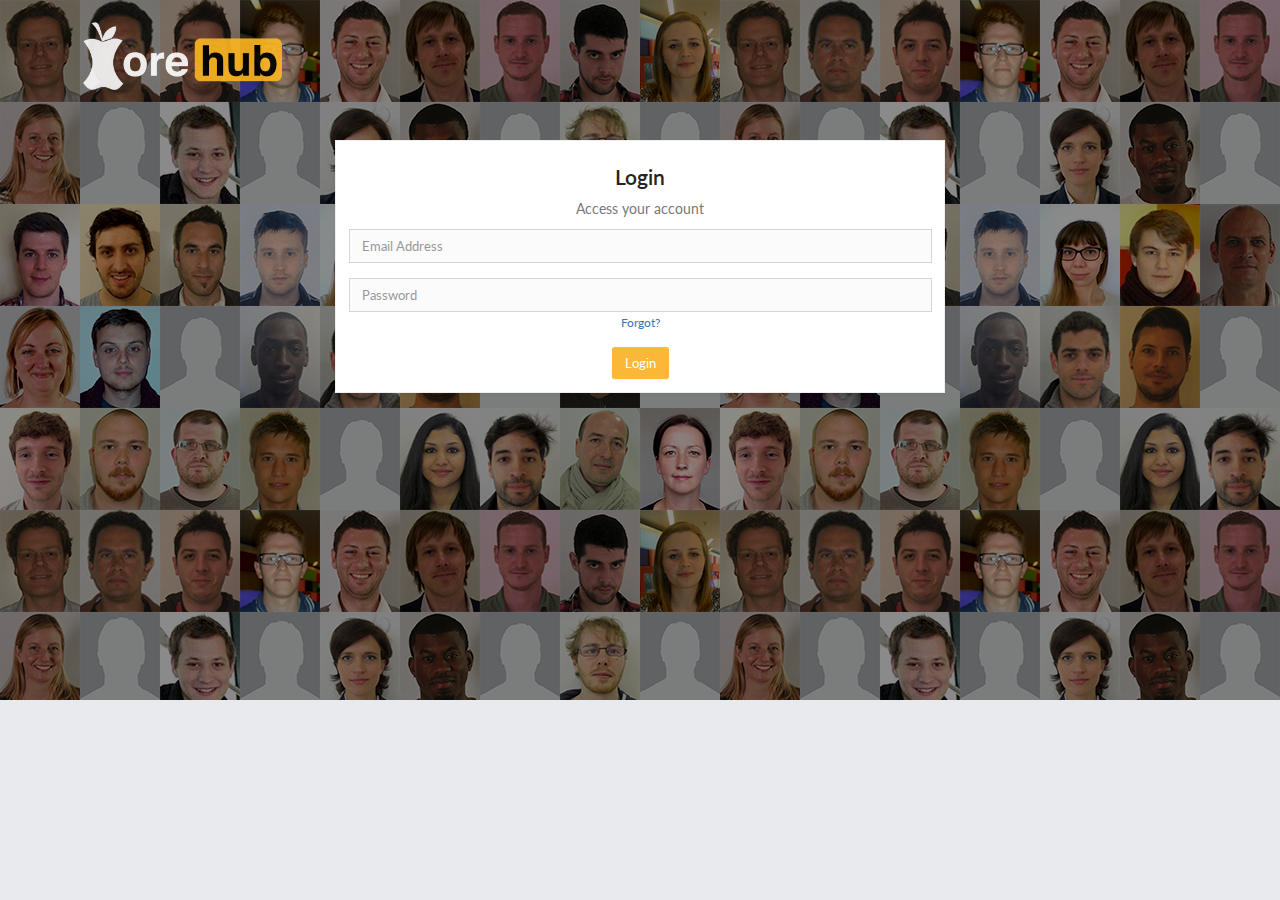
<file: index.html>
<!DOCTYPE html>
<html lang="en">
  <head>
    <meta charset="utf-8">
    <meta http-equiv="X-UA-Compatible" content="IE=edge">
    <meta name="viewport" content="width=device-width, initial-scale=1">
    <!-- The above 3 meta tags *must* come first in the head; any other head content must come *after* these tags -->
    <meta name="description" content="">
    <meta name="keywords" content="">
    <meta name="author" content="">
    <link rel="icon" href="img/favicon.png">
    <title>DayDay</title>
    <!-- Bootstrap core CSS -->
    <link href="bootstrap.3.3.6/css/bootstrap.min.css" rel="stylesheet">
    <link href="font-awesome.4.6.1/css/font-awesome.min.css" rel="stylesheet">
    <link href="assets/css/animate.min.css" rel="stylesheet">
    <link href="assets/css/timeline.css" rel="stylesheet">
    <link href="assets/css/login_register.css" rel="stylesheet">
    <link href="assets/css/forms.css" rel="stylesheet">
    <link href="assets/css/buttons.css" rel="stylesheet">
    <link href="assets/css/custom.css" rel="stylesheet">
    <script src="assets/js/jquery.1.11.1.min.js"></script>
    <script src="bootstrap.3.3.6/js/bootstrap.min.js"></script>
    <script src="assets/js/custom.js"></script>
    <!-- HTML5 shim and Respond.js for IE8 support of HTML5 elements and media queries -->
    <!--[if lt IE 9]>
      <script src="https://oss.maxcdn.com/html5shiv/3.7.2/html5shiv.min.js"></script>
      <script src="https://oss.maxcdn.com/respond/1.4.2/respond.min.js"></script>
    <![endif]-->
  </head>

  <body>

    <!-- Fixed navbar -->
    <nav class="navbar navbar-fixed-top navbar-transparent" role="navigation">
        <div class="container">
        <!-- Brand and toggle get grouped for better mobile display -->
        <div class="navbar-header">
          <button id="menu-toggle" type="button" class="navbar-toggle">
            <span class="sr-only">Toggle navigation</span>
            <span class="icon-bar bar1"></span>
            <span class="icon-bar bar2"></span>
            <span class="icon-bar bar3"></span>
          </button>
          <a class="navbar-brand" href="profile.html"><img class="img-responsive" src="./img/core_hub_logo_white.png" alt="logo" /></a>
        </div>
      </div>
    </nav>
    <div class="wrapper">
      <div class="parallax filter-black">
          <div class="parallax-image"></div>
          <div class="small-info">
            <div class="col-sm-10 col-sm-push-1 col-md-6 col-md-push-3 col-lg-6 col-lg-push-3">
              <div class="card-group animated flipInX">
                <div class="card">
                  <div class="card-block">
                    <div class="center">
                      <h4 class="m-b-0"><span class="icon-text">Login</span></h4>
                      <p class="text-muted">Access your account</p>
                    </div>
                    <form action="index.html" method="get">
                      <div class="form-group">
                        <input type="email" class="form-control" placeholder="Email Address">
                      </div>
                      <div class="form-group">
                        <input type="password" class="form-control" placeholder="Password">
                        <a href="#" class="pull-xs-right">
                          <small>Forgot?</small>
                        </a>
                        <div class="clearfix"></div>
                      </div>
                      <div class="center">
                        <a href="profile.html" class="btn  btn-azure">
                          Login
                        </a>
                      </div>
                    </form>
                  </div>
                </div>

              </div>
            </div>
          </div>
      </div>

      <!-- <footer class="footer">
        <div class="container">
          <p class="text-muted"> Copyright &copy; Company - All rights reserved </p>
        </div>
      </footer> -->
    </div>
  </body>
</html>
</file>
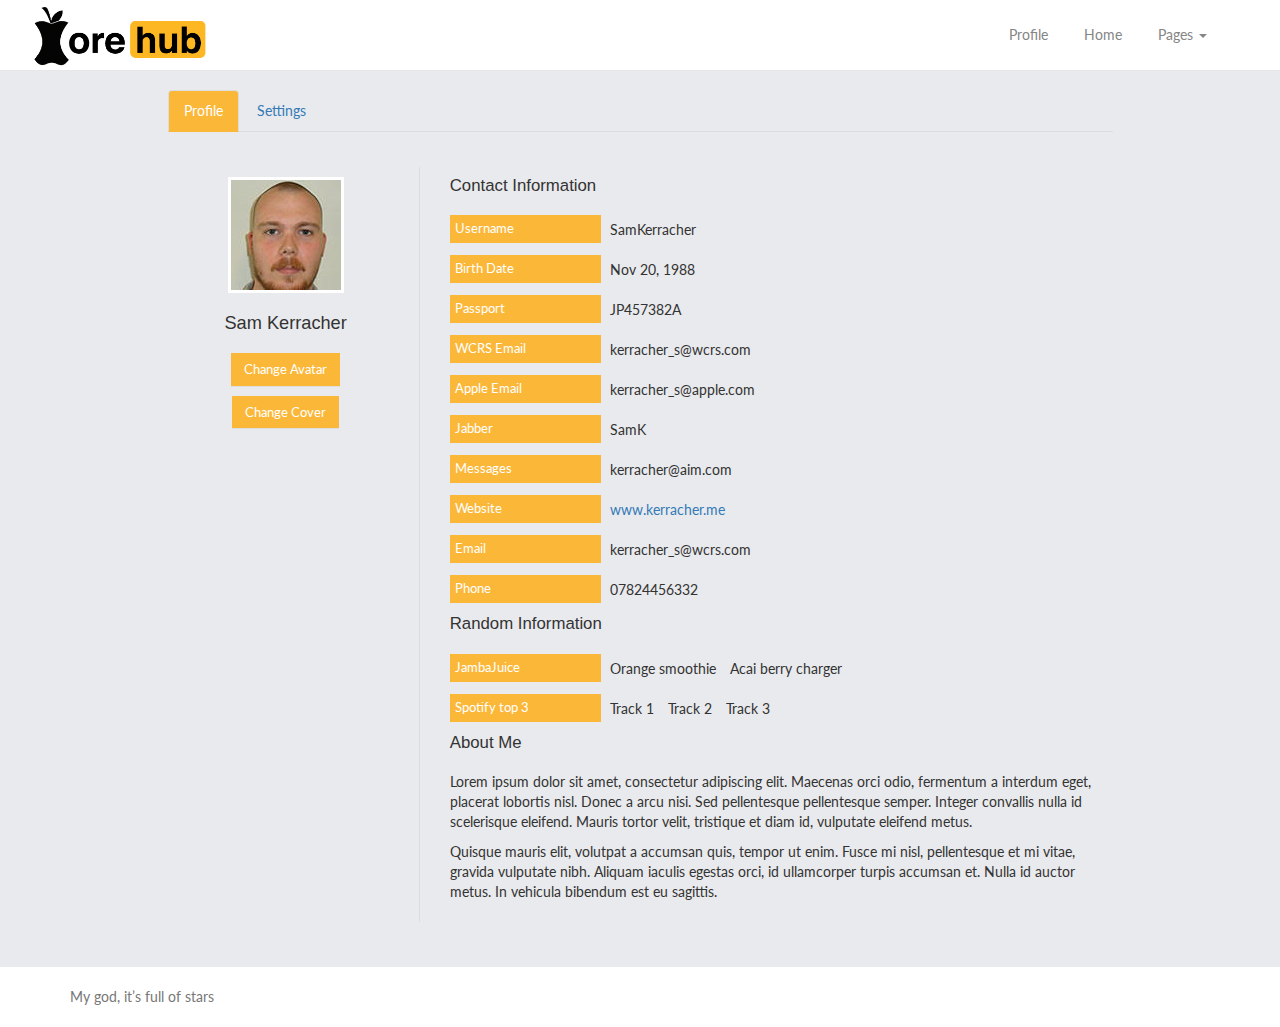
<file: edit_profile.html>
<!DOCTYPE html>
<html lang="en">
  <head>
    <meta charset="utf-8">
    <meta http-equiv="X-UA-Compatible" content="IE=edge">
    <meta name="viewport" content="width=device-width, initial-scale=1">
    <!-- The above 3 meta tags *must* come first in the head; any other head content must come *after* these tags -->
    <meta name="description" content="">
    <meta name="keywords" content="">
    <meta name="author" content="">
    <link rel="icon" href="img/favicon.png">
    <title>Day-Day</title>
    <script src="assets/js/jquery.1.11.1.min.js"></script>
    <link href="bootstrap.3.3.6/css/bootstrap.min.css" rel="stylesheet">
    <link href="assets/css/animate.min.css" rel="stylesheet">
    <link href="assets/css/timeline.css" rel="stylesheet">
    <link href="assets/css/cover.css" rel="stylesheet">
    <link href="assets/css/forms.css" rel="stylesheet">
    <link href="assets/css/buttons.css" rel="stylesheet">
    <link href="assets/css/edit_profile.css" rel="stylesheet">
    <link href="assets/css/nav.css" rel="stylesheet">
    <link href="https://maxcdn.bootstrapcdn.com/font-awesome/4.6.3/css/font-awesome.min.css" rel="stylesheet" integrity="sha384-T8Gy5hrqNKT+hzMclPo118YTQO6cYprQmhrYwIiQ/3axmI1hQomh7Ud2hPOy8SP1" crossorigin="anonymous">
    <script src="bootstrap.3.3.6/js/bootstrap.min.js"></script>
    
    <script src="assets/js/custom.js"></script>
    <!-- HTML5 shim and Respond.js for IE8 support of HTML5 elements and media queries -->
    <!--[if lt IE 9]>
      <script src="https://oss.maxcdn.com/html5shiv/3.7.2/html5shiv.min.js"></script>
      <script src="https://oss.maxcdn.com/respond/1.4.2/respond.min.js"></script>
    <![endif]-->
  </head>

  <body>

    <!-- Fixed navbar -->
    <nav class="navbar navbar-white navbar-fixed-top">
      <div class="container">
        <div class="navbar-header">
          <button type="button" class="navbar-toggle collapsed" data-toggle="collapse" data-target="#navbar" aria-expanded="false" aria-controls="navbar">
            <span class="sr-only">Toggle navigation</span>
            <span class="icon-bar"></span>
            <span class="icon-bar"></span>
            <span class="icon-bar"></span>
          </button>
          <a class="navbar-brand" href="profile.html"><img class="img-responsive" src="./img/core_hub_logo.png" alt="logo" /></a>
        </div>
        <div class="collapse navbar-collapse">
          <ul class="nav navbar-nav navbar-right">
            <li class="actives"><a href="profile.html">Profile</a></li>
            <li><a href="home.html">Home</a></li>
            <li class="dropdown">
              <a href="#" class="dropdown-toggle" data-toggle="dropdown" role="button" aria-haspopup="true" aria-expanded="false">
                Pages <span class="caret"></span>
              </a>
              <ul class="dropdown-menu">
                <li><a href="profile2.html">Profile 2</a></li>
                <li><a href="profile3.html">Profile 3</a></li>
                <li><a href="profile4.html">Profile 4</a></li>
                <li><a href="sidebar_profile.html">Sidebar profile</a></li>
                <li><a href="user_detail.html">User detail</a></li>
                <li><a href="edit_profile.html">Edit profile</a></li>
                <li><a href="about.html">About</a></li>
                <li><a href="friends.html">Friends</a></li>
                <li><a href="friends2.html">Friends 2</a></li>
                <li><a href="profile_wall.html">Profile wall</a></li>
                <li><a href="photos1.html">Photos 1</a></li>
                <li><a href="photos2.html">Photos 2</a></li>
                <li><a href="view_photo.html">View photo</a></li>
                <li><a href="messages1.html">Messages 1</a></li>
                <li><a href="messages2.html">Messages 2</a></li>
                <li><a href="group.html">Group</a></li>
                <li><a href="list_users.html">List users</a></li>
                <li><a href="file_manager.html">File manager</a></li>
                <li><a href="people_directory.html">People directory</a></li>
                <li><a href="list_posts.html">List posts</a></li>
                <li><a href="grid_posts.html">Grid posts</a></li>
                <li><a href="forms.html">Forms</a></li>
                <li><a href="buttons.html">Buttons</a></li>
                <li><a href="error404.html">Error 404</a></li>
                <li><a href="error500.html">Error 500</a></li>
                <li><a href="recover_password.html">Recover password</a></li>
                <li><a href="registration_mail.html">Registration mail</a></li>
              </ul>
            </li>
          </ul>
        </div>
      </div>
    </nav>

    <!-- Begin page content -->
    <div class="container page-content edit-profile">
    <div class="row">
        <div class="col-md-10 col-md-offset-1">
            <!-- NAV TABS -->
          <ul class="nav nav-tabs nav-tabs-custom-colored tabs-iconized">
            <li class="active"><a href="#profile-tab" data-toggle="tab" aria-expanded="true"><i class="fa fa-user"></i> Profile</a></li>
            <li class=""><a href="#settings-tab" data-toggle="tab" aria-expanded="false"><i class="fa fa-gear"></i> Settings</a></li>
          </ul>
          <!-- END NAV TABS -->
          <div class="tab-content profile-page">
            <!-- PROFILE TAB CONTENT -->
            <div class="tab-pane profile active" id="profile-tab">
              <div class="row">
                <div class="col-md-3">
                  <div class="user-info-left">
                    <img src="img/profiles/sam-k.jpg" alt="Profile Picture">
                    <h2>Sam Kerracher</h2>
                    <div class="contact">
                      <p>
                        <span class="file-input btn btn-azure btn-file">
                          Change Avatar <input type="file" multiple="">
                        </span>
                      </p>
                      <p>
                        <span class="file-input btn btn-azure btn-file">
                          Change Cover <input type="file" multiple="">
                        </span>
                      </p>
                      <ul class="list-inline social">
                        <li><a href="#" title="Facebook"><i class="fa fa-facebook-square"></i></a></li>
                        <li><a href="#" title="Twitter"><i class="fa fa-twitter-square"></i></a></li>
                        <li><a href="#" title="Google Plus"><i class="fa fa-google-plus-square"></i></a></li>
                      </ul>
                    </div>
                  </div>
                </div>
                <div class="col-md-9">
                  <div class="user-info-right">
                    <div class="basic-info">
                      <h3><i class="fa fa-square"></i> Contact Information</h3>
                      <p class="data-row">
                        <span class="data-name">Username</span>
                        <span class="data-value">SamKerracher</span>
                      </p>
                      <p class="data-row">
                        <span class="data-name">Birth Date</span>
                        <span class="data-value">Nov 20, 1988</span>
                      </p>
                      <p class="data-row">
                        <span class="data-name">Passport</span>
                        <span class="data-value">JP457382A</span>
                      </p>
                      <p class="data-row">
                        <span class="data-name">WCRS Email</span>
                        <span class="data-value">kerracher_s@wcrs.com</span>
                      </p>
                      <p class="data-row">
                        <span class="data-name">Apple Email</span>
                        <span class="data-value">kerracher_s@apple.com</span>
                      </p>
                      <p class="data-row">
                        <span class="data-name">Jabber</span>
                        <span class="data-value">SamK</span>
                      </p>
                      <p class="data-row">
                        <span class="data-name">Messages</span>
                        <span class="data-value">kerracher@aim.com</span>
                      </p>
                      <p class="data-row">
                        <span class="data-name">Website</span>
                        <span class="data-value"><a href="#">www.kerracher.me</a></span>
                      </p>
                      <p class="data-row">
                        <span class="data-name">Email</span>
                        <span class="data-value">kerracher_s@wcrs.com</span>
                      </p>
                      <p class="data-row">
                        <span class="data-name">Phone</span>
                        <span class="data-value">07824456332</span>
                      </p>
                    </div>
                    <div class="contact_info">
                      <h3><i class="fa fa-square"></i> Random Information</h3>
                      <p class="data-row">
                        <span class="data-name">JambaJuice</span>
                        <span class="data-value">Orange smoothie</span>
                        <span class="data-value">Acai berry charger</span>
                      </p>
                      <p class="data-row">
                        <span class="data-name">Spotify top 3</span>
                        <span class="data-value">Track 1</span>
                        <span class="data-value">Track 2</span>
                        <span class="data-value">Track 3</span>
                      </p>
                    </div>
                    <div class="about">
                      <h3><i class="fa fa-square"></i> About Me</h3>
                      <p>Lorem ipsum dolor sit amet, consectetur adipiscing elit. Maecenas orci odio, fermentum a interdum eget, placerat lobortis nisl. Donec a arcu nisi. Sed pellentesque pellentesque semper. Integer convallis nulla id scelerisque eleifend. Mauris tortor velit, tristique et diam id, vulputate eleifend metus.</p><p>Quisque mauris elit, volutpat a accumsan quis, tempor ut enim. Fusce mi nisl, pellentesque et mi vitae, gravida vulputate nibh. Aliquam iaculis egestas orci, id ullamcorper turpis accumsan et. Nulla id auctor metus. In vehicula bibendum est eu sagittis.</p>
                    </div>
                  </div>
                </div>
              </div>
            </div>
            <!-- END PROFILE TAB CONTENT -->
        
            <!-- SETTINGS TAB CONTENT -->
            <div class="tab-pane settings" id="settings-tab">
              <form class="form-horizontal" role="form">
                <fieldset>
                  <h3><i class="fa fa-square"></i> Change Password</h3>
                  <div class="form-group">
                    <label for="old-password" class="col-sm-3 control-label">Old Password</label>
                    <div class="col-sm-4">
                      <input type="password" id="old-password" name="old-password" class="form-control">
                    </div>
                  </div>
                  <hr>
                  <div class="form-group">
                    <label for="password" class="col-sm-3 control-label">New Password</label>
                    <div class="col-sm-4">
                      <input type="password" id="password" name="password" class="form-control">
                    </div>
                  </div>
                  <div class="form-group">
                    <label for="password2" class="col-sm-3 control-label">Repeat Password</label>
                    <div class="col-sm-4">
                      <input type="password" id="password2" name="password2" class="form-control">
                    </div>
                  </div>
                </fieldset>
              </form>
              <p class="text-center"><a href="#" class="btn btn-custom-primary"><i class="fa fa-floppy-o"></i> Save Changes</a></p>
            </div>
            <!-- END SETTINGS TAB CONTENT -->
          </div>
        </div>    
      </div>
    </div>

    <footer class="footer">
      <div class="container">
        <p class="text-muted"> My god, it’s full of stars </p>
      </div>
    </footer>
  </body>
</html>
</file>
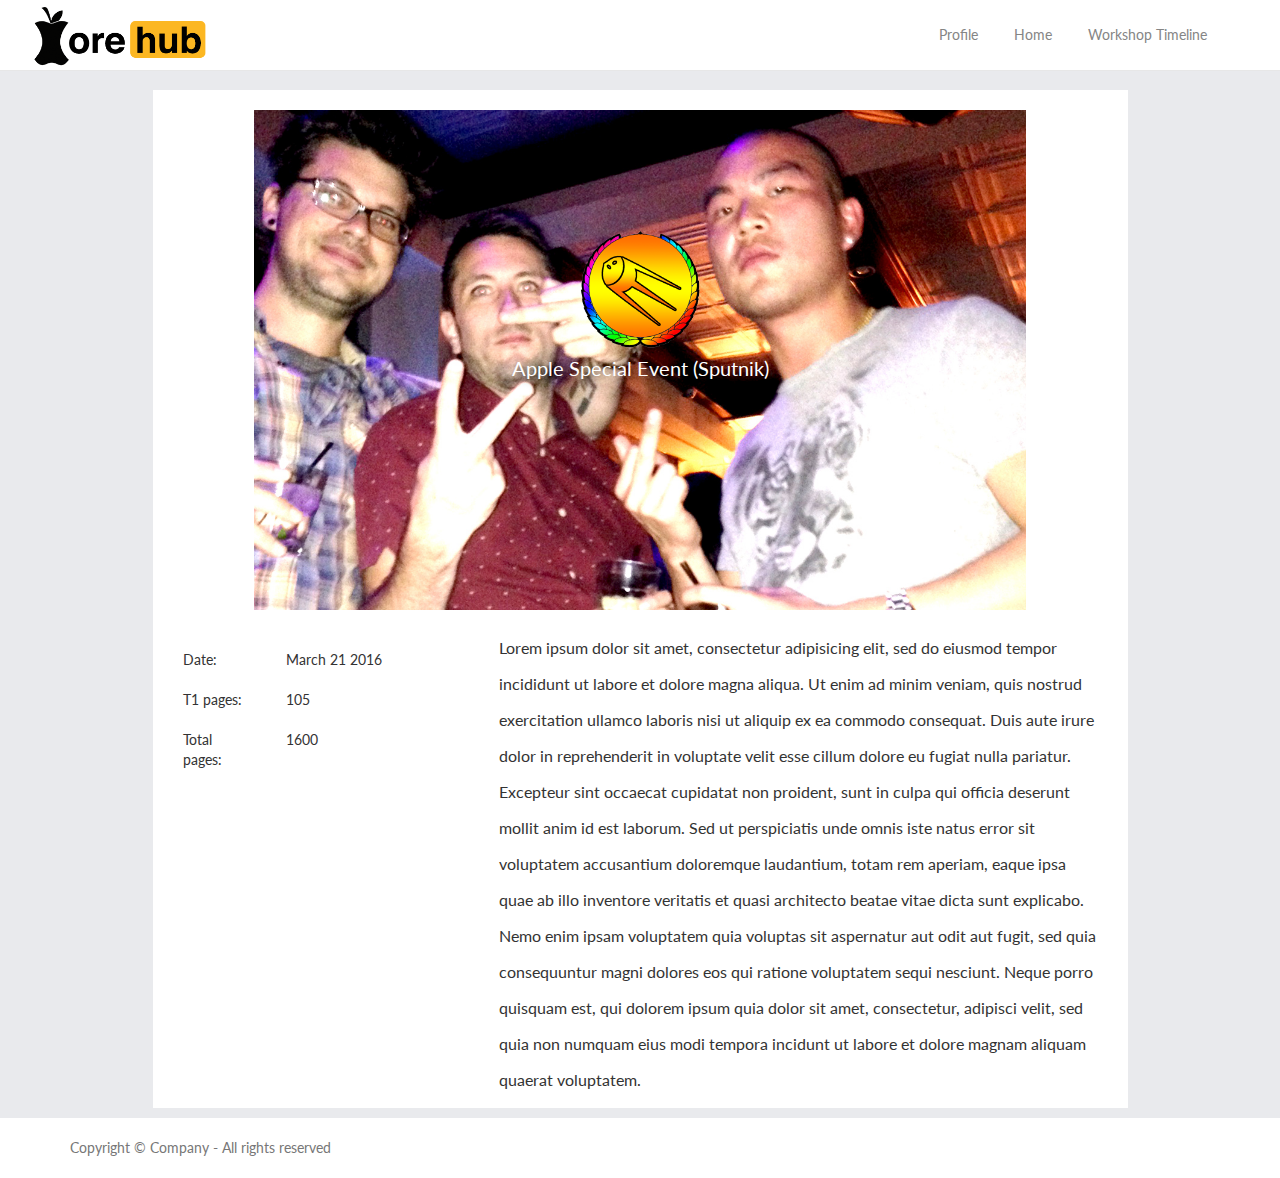
<file: workshop-sputnik.html>
<!DOCTYPE html>
<html lang="en">
  <head>
    <meta charset="utf-8">
    <meta http-equiv="X-UA-Compatible" content="IE=edge">
    <meta name="viewport" content="width=device-width, initial-scale=1">
    <!-- The above 3 meta tags *must* come first in the head; any other head content must come *after* these tags -->
    <meta name="description" content="">
    <meta name="keywords" content="">
    <meta name="author" content="">
    <link rel="icon" href="img/favicon.png">
    <title>Day-Day</title>
    <!-- Bootstrap core CSS -->
    <link href="bootstrap.3.3.6/css/bootstrap.min.css" rel="stylesheet">
    <link href="font-awesome.4.6.1/css/font-awesome.min.css" rel="stylesheet">
    <link href="assets/css/animate.min.css" rel="stylesheet">
    <link href="assets/css/timeline.css" rel="stylesheet">
    <link href="assets/css/login_register.css" rel="stylesheet">
    <link href="assets/css/forms.css" rel="stylesheet">
    <link href="assets/css/buttons.css" rel="stylesheet">
    <link href="assets/css/user_detail.css" rel="stylesheet">
    <link href="assets/css/nav.css" rel="stylesheet">
    <script src="bootstrap.3.3.6/js/bootstrap.min.js"></script>
    <script src="assets/js/custom.js"></script>
    <!-- HTML5 shim and Respond.js for IE8 support of HTML5 elements and media queries -->
    <!--[if lt IE 9]>
      <script src="https://oss.maxcdn.com/html5shiv/3.7.2/html5shiv.min.js"></script>
      <script src="https://oss.maxcdn.com/respond/1.4.2/respond.min.js"></script>
    <![endif]-->
  </head>

  <body>

    <!-- Fixed navbar -->
    <nav class="navbar navbar-white navbar-fixed-top">
      <div class="container">
        <div class="navbar-header">
          <button type="button" class="navbar-toggle collapsed" data-toggle="collapse" data-target="#navbar" aria-expanded="false" aria-controls="navbar">
            <span class="sr-only">Toggle navigation</span>
            <span class="icon-bar"></span>
            <span class="icon-bar"></span>
            <span class="icon-bar"></span>
          </button>
          <a class="navbar-brand" href="profile.html"><img class="img-responsive" src="./img/core_hub_logo.png" alt="logo" /></a>
        </div>
        <div class="collapse navbar-collapse">
          <ul class="nav navbar-nav navbar-right">
            <li><a href="profile.html">Profile</a></li>
            <li><a href="home.html">Home</a></li>
            <li><a href="workshop-timeline.html">Workshop Timeline</a></li>
          </ul>
        </div>
      </div>
    </nav>

    <!-- Begin page content -->
  <!-- Begin page content -->
    <div class="container page-content">
      <div class="row">
        <div class="col-md-10 col-md-offset-1 container-contact">
            <div class="row decor-default">
                <div class="col-md-12">
                  <div class="contact">
                    <div class="controls">
                      <img src="img/workshop-timeline/workshop1.jpg" alt="cover" class="cover">
                      <div class="cont">
                        <img src="img/workshop-timeline/awarrds01.png" alt="avatar" class="avatar">
                        <div class="name"><span class="s-text">Apple Special Event (Sputnik)</span></div>
                      </div>
                    </div>
            
                    <div class="row">
                      <div class="col-md-4 col-md-5 col-xs-12">
                        <div class="row">
                          <div class="col-xs-4">
                            Date:
                          </div>
                          <div class="col-xs-8">
                            March 21 2016
                          </div>
                          <div class="col-xs-4">
                            T1 pages:
                          </div>
                          <div class="col-xs-8">
                            105
                          </div>
                          <div class="col-xs-4">
                            Total pages:
                          </div>
                          <div class="col-xs-8">
                            1600
                          </div>
                        </div>
                      </div>
                      <div class="col-lg-8 col-md-7 col-xs-12">
                        <p class="contact-description">Lorem ipsum dolor sit amet, consectetur adipisicing elit, sed do eiusmod tempor incididunt ut labore et dolore magna aliqua. Ut enim ad minim veniam, quis nostrud exercitation ullamco laboris nisi ut aliquip ex ea commodo consequat. Duis aute irure dolor in reprehenderit in voluptate velit esse cillum dolore eu fugiat nulla pariatur. Excepteur sint occaecat cupidatat non proident, sunt in culpa qui officia deserunt mollit anim id est laborum. Sed ut perspiciatis unde omnis iste natus error sit voluptatem accusantium doloremque laudantium, totam rem aperiam, eaque ipsa quae ab illo inventore veritatis et quasi architecto beatae vitae dicta sunt explicabo. Nemo enim ipsam voluptatem quia voluptas sit aspernatur aut odit aut fugit, sed quia consequuntur magni dolores eos qui ratione voluptatem sequi nesciunt. Neque porro quisquam est, qui dolorem ipsum quia dolor sit amet, consectetur, adipisci velit, sed quia non numquam eius modi tempora incidunt ut labore et dolore magnam aliquam quaerat voluptatem.</p>
                      </div>
                    </div>
                  </div>
                </div>
              </div>
          </div>
      </div>
    </div>

    <footer class="footer">
      <div class="container">
        <p class="text-muted"> Copyright &copy; Company - All rights reserved </p>
      </div>
    </footer>
  </body>
</html>
</file>
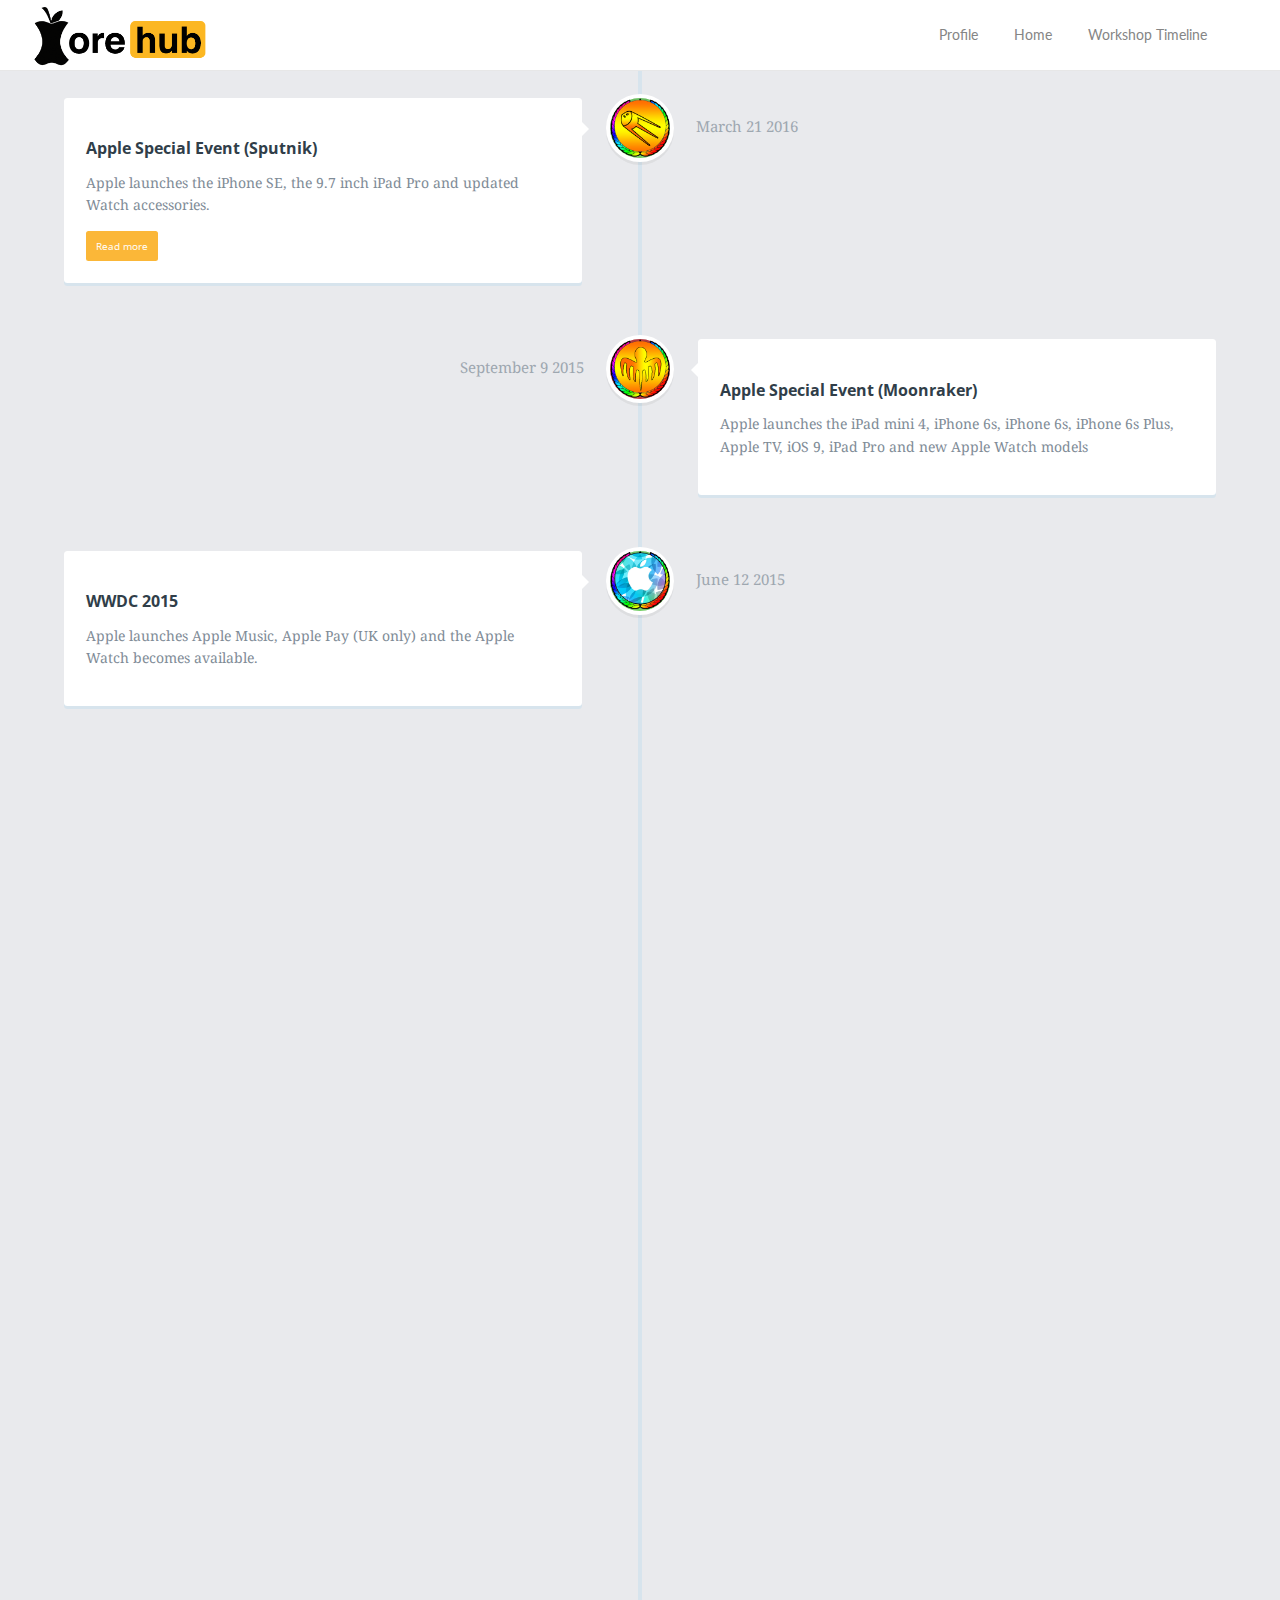
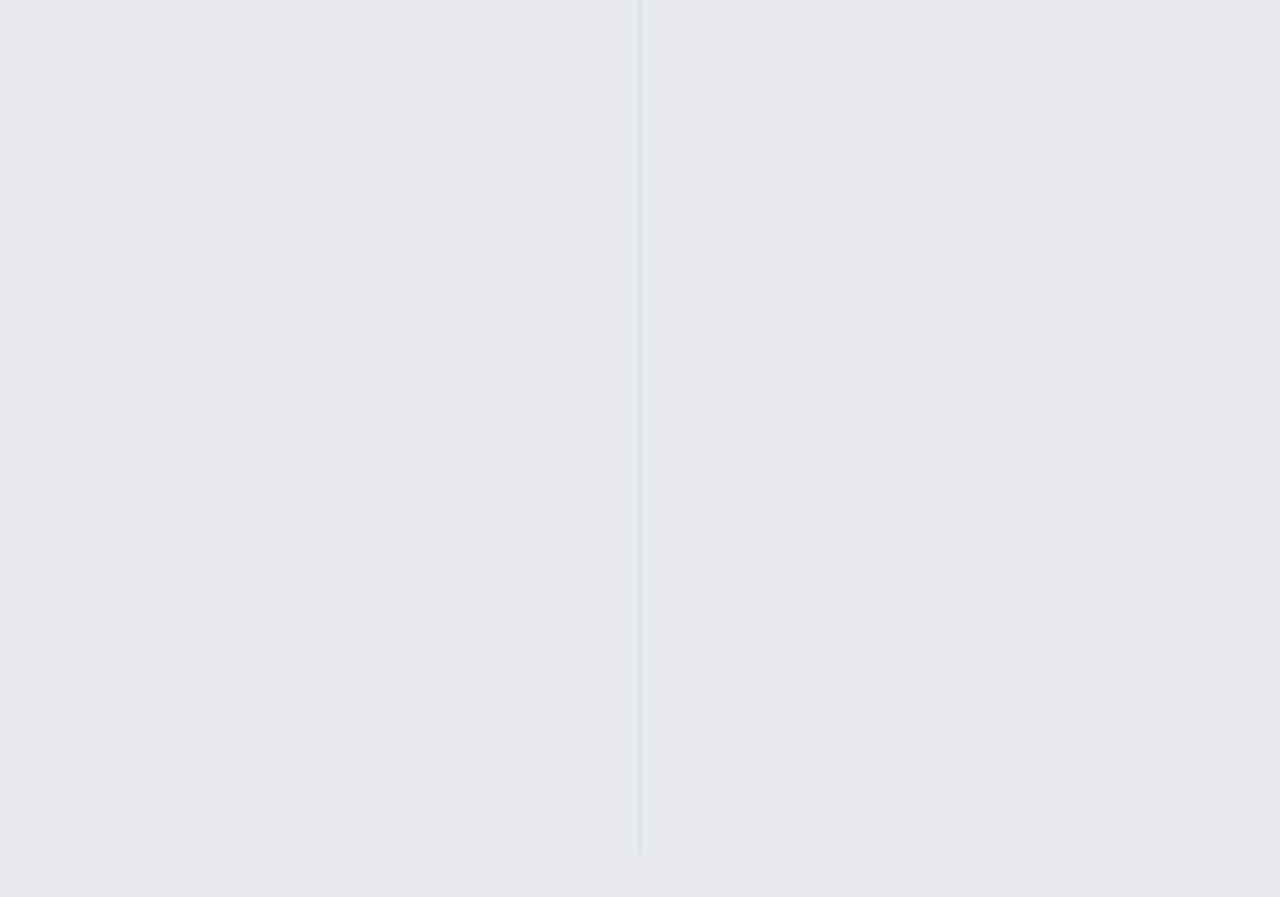
<file: workshop-timeline.html>
<!doctype html>
<html lang="en" class="no-js">
<head>
	<meta charset="UTF-8">
	<meta name="viewport" content="width=device-width, initial-scale=1">

	<link href='http://fonts.googleapis.com/css?family=Droid+Serif|Open+Sans:400,700' rel='stylesheet' type='text/css'>
    <link href="bootstrap.3.3.6/css/bootstrap.min.css" rel="stylesheet">
    <link href="font-awesome.4.6.1/css/font-awesome.min.css" rel="stylesheet">
    <link href="assets/css/animate.min.css" rel="stylesheet">
    <link href="assets/css/timeline.css" rel="stylesheet">
    <link href="assets/css/login_register.css" rel="stylesheet">
    <link href="assets/css/forms.css" rel="stylesheet">
    <link href="assets/css/buttons.css" rel="stylesheet">
    <link href="assets/css/custom.css" rel="stylesheet">
    <link href="assets/css/nav.css" rel="stylesheet">
    <script src="assets/js/jquery.1.11.1.min.js"></script>
    <script src="bootstrap.3.3.6/js/bootstrap.min.js"></script>
    <script src="assets/js/custom.js"></script>
	<link rel="stylesheet" href="assets/css/workshop_timeline.css"> <!-- Resource style -->
	<script src="assets/js/workshop_timeline_modernizr.js"></script> <!-- Modernizr -->
	
  	
	<title>Workshop Timeline</title>
</head>
<body>

    <!-- Fixed navbar -->
    <nav class="navbar navbar-white navbar-fixed-top">
      <div class="container">
        <div class="navbar-header">
          <button type="button" class="navbar-toggle collapsed" data-toggle="collapse" data-target="#navbar" aria-expanded="false" aria-controls="navbar">
            <span class="sr-only">Toggle navigation</span>
            <span class="icon-bar"></span>
            <span class="icon-bar"></span>
            <span class="icon-bar"></span>
          </button>
          <a class="navbar-brand" href="profile.html"><img class="img-responsive" src="./img/core_hub_logo.png" alt="logo" /></a>
        </div>
        <div class="collapse navbar-collapse">
          <ul class="nav navbar-nav navbar-right">
            <li><a href="profile.html">Profile</a></li>
            <li><a href="home.html">Home</a></li>
            <li class="actives"><a href="">Workshop Timeline</a></li>
          </ul>
        </div>
      </div>
    </nav>
    
	<section id="cd-timeline" class="cd-container">
		<div class="cd-timeline-block">
			<div class="cd-timeline-img cd-picture">
				<img src="img/workshop-timeline/awarrds01.png" alt="Picture">
			</div> <!-- cd-timeline-img -->

			<div class="cd-timeline-content">
				<h2>Apple Special Event (Sputnik)</h2>
				<p>Apple launches the iPhone SE, the 9.7 inch iPad Pro and updated Watch accessories.</p>
				<span class="cd-date">March 21 2016</span>
				<a href="workshop-sputnik.html" class="cd-read-more">Read more</a>
			</div> <!-- cd-timeline-content -->
		</div> <!-- cd-timeline-block -->

		<div class="cd-timeline-block">
			<div class="cd-timeline-img cd-movie">
				<img src="img/workshop-timeline/awarrds02.png" alt="Movie">
			</div> <!-- cd-timeline-img -->

			<div class="cd-timeline-content">
				<h2>Apple Special Event (Moonraker)</h2>
				<p>Apple launches the iPad mini 4, iPhone 6s, iPhone 6s, iPhone 6s Plus, Apple TV, iOS 9, iPad Pro and new Apple Watch models</p>
				<span class="cd-date">September 9 2015</span>
			</div> <!-- cd-timeline-content -->
		</div> <!-- cd-timeline-block -->

		<div class="cd-timeline-block">
			<div class="cd-timeline-img cd-picture">
				<img src="img/workshop-timeline/awarrds03.png" alt="Movie">
			</div> <!-- cd-timeline-img -->

			<div class="cd-timeline-content">
				<h2>WWDC 2015</h2>
				<p>Apple launches Apple Music, Apple Pay (UK only) and the Apple Watch becomes available.</p>
				<span class="cd-date">June 12 2015</span>
			</div> <!-- cd-timeline-content -->
		</div> <!-- cd-timeline-block -->

		<div class="cd-timeline-block">
			<div class="cd-timeline-img cd-location">
				<img src="img/workshop-timeline/awarrds04.png" alt="Movie">
			</div> <!-- cd-timeline-img -->

			<div class="cd-timeline-content">
				<h2>Apple Special Event</h2>
				<p>Apple announces the Apple Watch, and realises an updated MacBook Pro and 21.5 inch iMac with Retina display</p>
				<span class="cd-date">March 9 2015</span>
			</div> <!-- cd-timeline-content -->
		</div> <!-- cd-timeline-block -->

		<div class="cd-timeline-block">
			<div class="cd-timeline-img cd-location">
				<img src="img/workshop-timeline/awarrds05.png" alt="Movie">
			</div> <!-- cd-timeline-img -->

			<div class="cd-timeline-content">
				<h2>Apple Special Event</h2>
				<p>Apple launches the iPad Air 2 and iPad mini 3</p>
				<span class="cd-date">October 16 2014</span>
			</div> <!-- cd-timeline-content -->
		</div> <!-- cd-timeline-block -->

		<div class="cd-timeline-block">
			<div class="cd-timeline-img cd-movie">
				<img src="img/workshop-timeline/awarrds06.png" alt="Movie">
			</div> <!-- cd-timeline-img -->

			<div class="cd-timeline-content">
				<h2>Apple Special Event</h2>
				<p>Apple launches the iPhone 6 and the iPhone 6 Plus</p>
				<span class="cd-date">September 9 2014</span>
			</div> <!-- cd-timeline-content -->
		</div> <!-- cd-timeline-block -->
		
		<div class="cd-timeline-block">
			<div class="cd-timeline-img cd-movie">
				<img src="img/workshop-timeline/awarrds07.png" alt="Movie">
			</div> <!-- cd-timeline-img -->

			<div class="cd-timeline-content">
				<h2>Apple Special Event</h2>
				<p>Apple launches the iPad Air and iPad mini (Retina display)</p>
				<span class="cd-date">October 22 2013</span>
			</div> <!-- cd-timeline-content -->
		</div> <!-- cd-timeline-block -->
		
		<div class="cd-timeline-block">
			<div class="cd-timeline-img cd-movie">
				<img src="img/workshop-timeline/awarrds08.png" alt="Movie">
			</div> <!-- cd-timeline-img -->

			<div class="cd-timeline-content">
				<h2>Apple Special Event</h2>
				<p>Apple launches the iPhone 5s and iPhone 5c</p>
				<span class="cd-date">September 22 2013</span>
			</div> <!-- cd-timeline-content -->
		</div> <!-- cd-timeline-block -->	
		
		<div class="cd-timeline-block">
			<div class="cd-timeline-img cd-location">
				<img src="img/workshop-timeline/awarrds05.png" alt="Movie">
			</div> <!-- cd-timeline-img -->

			<div class="cd-timeline-content">
				<h2>Apple Special Event</h2>
				<p>Apple launches the iPad Air 2 and iPad mini 3</p>
				<span class="cd-date">October 16 2014</span>
			</div> <!-- cd-timeline-content -->
		</div> <!-- cd-timeline-block -->

		<div class="cd-timeline-block">
			<div class="cd-timeline-img cd-movie">
				<img src="img/workshop-timeline/awarrds06.png" alt="Movie">
			</div> <!-- cd-timeline-img -->

			<div class="cd-timeline-content">
				<h2>Apple Special Event</h2>
				<p>Apple launches the iPhone 6 and the iPhone 6 Plus</p>
				<span class="cd-date">September 9 2014</span>
			</div> <!-- cd-timeline-content -->
		</div> <!-- cd-timeline-block -->
		
		<div class="cd-timeline-block">
			<div class="cd-timeline-img cd-movie">
				<img src="img/workshop-timeline/awarrds07.png" alt="Movie">
			</div> <!-- cd-timeline-img -->

			<div class="cd-timeline-content">
				<h2>Apple Special Event</h2>
				<p>Apple launches the iPad Air and iPad mini (Retina display)</p>
				<span class="cd-date">October 22 2013</span>
			</div> <!-- cd-timeline-content -->
		</div> <!-- cd-timeline-block -->
		
		<div class="cd-timeline-block">
			<div class="cd-timeline-img cd-movie">
				<img src="img/workshop-timeline/awarrds08.png" alt="Movie">
			</div> <!-- cd-timeline-img -->

			<div class="cd-timeline-content">
				<h2>Apple Special Event</h2>
				<p>Apple launches the iPhone 5s and iPhone 5c</p>
				<span class="cd-date">September 22 2013</span>
			</div> <!-- cd-timeline-content -->
		</div> <!-- cd-timeline-block -->	
	</section> <!-- cd-timeline -->
<script src="http://ajax.googleapis.com/ajax/libs/jquery/1.11.0/jquery.min.js"></script>
<script src="assets/js/workshop_timeline_main.js"></script> <!-- Resource jQuery -->
</body>
</html>
</file>
<file: assets/css/timeline.css>
@import url(//fonts.googleapis.com/css?family=Lato:400|Inconsolata);

html {
  position: relative;
  min-height: 100%;
}

body{
  font-family: Lato,"Helvetica Neue",Arial,Verdana,Tahoma,"Lucida Sans",FreeSans,"Lucida Sans Unicode","Luxi Sans",sans-serif;
  background: #e9eaed;
  overflow-x:hidden;
}

footer.footer {
  position: absolute;
  bottom: 0;
  width: 100%;
  height: 60px;
  background-color: #fff;
}

footer .container .text-muted {
  margin: 20px 0;
}

.footer > .container {
  padding-right: 15px;
  padding-left: 15px;
}

.navbar-white a{
    color: #858585;
}
.navbar-white {
    background-color: #fff;
    border-color: #e7e7e7;
}

.btn.visible-xs {
    display: inline-block !important;
}

.page-content{
  margin-top: 90px;
  margin-bottom: 70px;
}

/*============= top navbar =================*/
/*.navbar {
    padding-top: 15px;
    border: 0;
    font-size: 16px;
}*/

.navbar-fixed-top {
    top: 0;
    border-width: 0 0 1px;
}

.navbar-transparent .navbar-brand, [class*="navbar-ct"] .navbar-brand {
    color: #FFFFFF;
    opacity: 0.9;
    filter: alpha(opacity=90);
}

.navbar .navbar-brand {
    font-weight: 600;
    margin: 5px 0px;
    padding: 20px 15px;
    font-size: 20px;
}

.navbar-brand {
    float: left;
    height: 50px;
    padding: 15px 15px;
    font-size: 18px;
    line-height: 20px;
}

.navbar-transparent .navbar-nav > li > a:not(.btn),
.navbar-transparent .navbar-nav > li > a.btn-default,
[class*="navbar-ct"] .navbar-nav > li > a:not(.btn),
[class*="navbar-ct"] .navbar-nav > li > a.btn-default {
    color: #FFFFFF;
    border-color: #FFFFFF;
    opacity: 0.8;
    filter: alpha(opacity=80);
}

.navbar .navbar-nav > li > a {
    padding: 10px 15px;
    margin: 15px 3px;
}
/*====================== panel widgets =================*/

.widget {
    padding: 0;
    -webkit-box-shadow: none;
    -moz-box-shadow: none;
    box-shadow: none;
    margin: 0 0 30px 0
}

.widget.collapsed .widget-body {
    display: none
}

.widget.collapsed.radius-bordered .widget-header {
    -webkit-border-radius: 3px 3px 3px 3px;
    -webkit-background-clip: padding-box;
    -moz-border-radius: 3px 3px 3px 3px;
    -moz-background-clip: padding;
    border-radius: 3px 3px 3px 3px;
    background-clip: padding-box
}

.widget.no-header .widget-header {
    display: none
}

.widget.no-header.radius-bordered .widget-body {
    -webkit-border-radius: 3px 3px 3px 3px;
    -webkit-background-clip: padding-box;
    -moz-border-radius: 3px 3px 3px 3px;
    -moz-background-clip: padding;
    border-radius: 3px 3px 3px 3px;
    background-clip: padding-box
}

.widget.maximized {
    width: 100%;
    height: 100%;
    position: fixed;
    top: 0;
    left: 0;
    z-index: 99999;
    margin: 0;
    overflow: auto
}

.widget.maximized .widget-body {
    padding: 12px 0
}

.widget.transparent .widget-header,
.widget.transparent .widget-body {
    background-color: rgba(0, 0, 0, 0);
    -webkit-box-shadow: none;
    -moz-box-shadow: none;
    box-shadow: none
}

.widget.transparent .widget-header {
    border-bottom: 1px solid #ccc
}

.widget.bordered-top {
    border-top: 3px solid #fff
}

.widget.bordered-bottom {
    border-bottom: 3px solid #fff
}

.widget.bordered-left {
    border-left: 3px solid #fff
}

.widget.bordered-right {
    border-right: 3px solid #fff
}

.widget.radius-bordered .widget-header {
    -webkit-border-radius: 3px 3px 0 0;
    -webkit-background-clip: padding-box;
    -moz-border-radius: 3px 3px 0 0;
    -moz-background-clip: padding;
    border-radius: 3px 3px 0 0;
    background-clip: padding-box
}

.widget.radius-bordered .widget-body {
    -webkit-border-radius: 0 0 3px 3px;
    -webkit-background-clip: padding-box;
    -moz-border-radius: 0 0 3px 3px;
    -moz-background-clip: padding;
    border-radius: 0 0 3px 3px;
    background-clip: padding-box
}

.widget.flat .widget-body,
.widget.flat .widget-header {
    -webkit-box-shadow: none;
    -moz-box-shadow: none;
    box-shadow: none
}

.widget.lightshadow .widget-body,
.widget.lightshadow .widget-header {
    -webkit-box-shadow: 0 1px 4px rgba(0, 0, 0, .2);
    -moz-box-shadow: 0 1px 4px rgba(0, 0, 0, .2);
    box-shadow: 0 1px 4px rgba(0, 0, 0, .2)
}

.widget:hover .compact {
    -webkit-box-shadow: 0 0 20px rgba(0, 0, 0, .2);
    -moz-box-shadow: 0 0 20px rgba(0, 0, 0, .2);
    box-shadow: 0 0 20px rgba(0, 0, 0, .2)
}

.widget:hover .compact i {
    color: #2dc3e8
}

.widget-header {
    position: relative;
    min-height: 35px;
    background: #fff;
    color: #555;
    padding-left: 12px;
    text-align: right
}

.widget-header .widget-icon {
    display: block;
    width: 30px;
    height: 32px;
    position: relative;
    float: left;
    font-size: 111%;
    line-height: 32px;
    text-align: center;
    margin-left: -10px
}

.widget-header>.widget-caption {
    line-height: 34px;
    padding: 0;
    margin: 0;
    float: left;
    text-align: left;
    font-weight: 400 !important;
    font-size: 13px
}

.widget-header.lined {
    border: 0;
    -webkit-box-shadow: none !important;
    -moz-box-shadow: none !important;
    box-shadow: none !important;
    padding-left: 2%
}

.widget-header.lined:before {
    content: "";
    position: absolute;
    display: block;
    width: 96%;
    bottom: 0;
    top: 35px;
    height: 1px;
    left: 2%;
    z-index: 1;
    border-bottom: 1px solid #e5e5e5
}

.widget-header.lined .widget-buttons {
    padding-right: 2%
}

.widget-header.lined+.widget-body {
    padding-left: 2%;
    padding-right: 2%
}

.widget-header.separated {
    margin-bottom: 5px
}

.widget-header[class*="bg-"] {
    border: 0
}

.widget-header[class*="bg-"] .widget-caption,
.widget-header[class*="bg-"] i {
    color: #fff
}

.widget-header.bordered-left {
    border-left: 3px solid #fff
}

.widget-header.bordered-right {
    border-right: 3px solid #fff
}

.widget-header.bordered-top {
    border-top: 3px solid #fff
}

.widget-header.bordered-bottom {
    border-bottom: 3px solid #fff
}

.widget-header.header-large {
    min-height: 49px;
    padding-left: 18px
}

.widget-header.header-large h5 {
    line-height: 48px;
    font-size: 16px
}

.widget-header.header-large>.widget-buttons {
    line-height: 48px;
    height: 48px
}

.widget-header.header-large>.widget-buttons a {
    min-width: 26px
}

.widget-header.header-large>.widget-buttons a i {
    font-size: 20px
}

.widget-header.header-small {
    min-height: 29px;
    padding-left: 10px
}

.widget-header.header-small h5 {
    line-height: 28px;
    font-size: 12px
}

.widget-header.header-small>.widget-buttons {
    line-height: 29px;
    height: 29px
}

.widget-header.header-small>.widget-buttons a {
    min-width: 16px;
    height: 16px
}

.widget-header.header-small>.widget-buttons a i {
    font-size: 14px
}

.widget-buttons {
    display: inline-block;
    padding: 0 5px;
    line-height: 34px;
    position: relative;
    text-align: left;
    height: 36px
}

.widget-buttons.buttons-bordered {
    border-left: 1px solid #e5e5e5
}

.widget-buttons.compact {
    margin-top: 4px;
    background-color: #f5f5f5;
    line-height: 27px;
    -webkit-transition: background-color .218s ease;
    -moz-transition: background-color .218s ease;
    -o-transition: background-color .218s ease;
    transition: background-color .218s ease;
    -webkit-transition: -webkit-box-shadow .218s ease;
    -moz-transition: -moz-box-shadow .218s ease;
    -o-transition: box-shadow .218s ease;
    transition: box-shadow .218s ease;
    -webkit-transition: color .318s ease;
    -moz-transition: color .318s ease;
    -o-transition: color .318s ease;
    transition: color .318s ease;
    height: 27px
}

.widget-buttons.compact:hover {
    background-color: #2dc3e8;
    -webkit-box-shadow: 0 0 20px rgba(0, 0, 0, .2);
    -moz-box-shadow: 0 0 20px rgba(0, 0, 0, .2);
    box-shadow: 0 0 20px rgba(0, 0, 0, .2)
}

.widget-buttons.compact:hover i {
    color: #fff
}

.widget-buttons.compact:before {
    display: block;
    content: "";
    position: absolute;
    top: 0;
    bottom: 0;
    right: -4px;
    width: 4px;
    max-width: 4px;
    overflow: hidden;
    background-color: #2dc3e8
}

.widget-buttons.compact a {
    min-width: 14px;
    line-height: 14px
}

.widget-buttons.compact i {
    color: #ccc;
    font-size: 14px
}

.widget-buttons.no-padding {
    padding: 0
}

.widget-buttons.padding-5 {
    padding: 0 5px
}

.widget-buttons.no-border:before {
    display: none
}

.widget-buttons label {
    display: inline-block;
    vertical-align: middle;
    margin-bottom: 0;
    line-height: 6px
}

.widget-buttons>a {
    font-size: 14px;
    margin: 0 1px;
    display: inline-block;
    padding: 0;
    line-height: 24px;
    min-width: 20px;
    text-align: center
}

.widget-buttons>a:hover {
    text-decoration: none
}

.widget-buttons>a i {
    vertical-align: middle
}

.widget-buttons>[data-toggle]>.fa {
    margin-right: 0
}

.widget-buttons>[data-toggle]:hover {
    zoom: 1;
    filter: alpha(opacity=50);
    -webkit-opacity: .5;
    -moz-opacity: .5;
    opacity: .5
}

.widget-buttons>[data-toggle]:focus {
    text-decoration: none
}

.widget-buttons>[data-toggle="dispose"] {
    color: #777;
    font-size: 14px
}

.widget-buttons>[data-toggle="maximize"] {
    color: #777;
    font-size: 14px
}

.widget-buttons>[data-toggle="collapse"] {
    color: #777;
    font-size: 14px
}

.widget-buttons>[data-toggle="refresh"] {
    color: #777;
    font-size: 14px
}

.widget-buttons>[data-toggle="config"] {
    color: #777;
    font-size: 14px
}

.widget-buttons .progress {
    vertical-align: middle;
    display: inline-block;
    margin: 0;
    min-width: 100px;
    margin-top: -3px
}

.widget-buttons .btn-group {
    margin-top: -2px
}

.widget-buttons .btn-group .dropdown-menu {
    right: 0;
    left: auto
}

.widget-buttons .badge {
    margin-top: -2px
}

.widget-buttons .label {
    padding: 5px 6px 5px 6px
}

.widget-buttons .pagination,
.widget-buttons .pager {
    float: right;
    margin: 5px 2px 1px
}

.widget-buttons .btn {
    margin-top: -2px
}

.widget-body {
    background-color: #fbfbfb;
    padding: 12px
}

.widget-body.bordered-left {
    border-left: 3px solid #fff
}

.widget-body.bordered-right {
    border-right: 3px solid #fff
}

.widget-body.bordered-bottom {
    border-bottom: 3px solid #fff
}

.widget-body.bordered-top {
    border-top: 3px solid #fff
}

.widget-body[class*="bg-"] {
    color: #fff
}

.widget-body.no-padding {
    padding: 0
}

.widget-body.no-padding .accordion {
    border: 0
}

.widget-body.no-padding .dataTables_filter label {
    margin: 10px
}

.widget-body.no-padding .dataTables_length {
    top: 10px;
    right: 10px
}

.widget-body.no-padding .DTTT.btn-group {
    right: 80px;
    top: 10px
}

.widget-body .accordion.panel-group {
    border-top-width: 1px !important
}

.widget-body>table {
    margin-bottom: 0
}

.widget-body hr.wide {
    margin-left: -12px;
    margin-right: -12px
}
.bordered-pink {
    border-color: #e75b8d !important;
}
.bordered-palegreen {
    border-color: #a0d468 !important;
}
.bordered-darkorange {
    border-color: #ed4e2a !important;
}
.bordered-sky {
    border-color: #2dc3e8 !important;
}
.bordered-yellow {
    border-color: #ffce55 !important;
}
.bordered-success {
    border-color: #53a93f !important;
}
.bordered-info {
    border-color: #57b5e3 !important;
}
.bordered-red {
    border-color: #df5138 !important;
}
.darkorange {
    color: #ed4e2a !important;
}
.bordered-blue {
    border-color: #5db2ff !important;
}
.bg-blue {
    background-color: #5db2ff !important;
}
.bordered-gold {
    border-color: #f9b256 !important;
}
h1.row-title, h2.row-title, h3.row-title, h4.row-title, h5.row-title, h6.row-title {
    line-height: 17px;
    margin: 10px 0;
    padding: 9px 10px 9px 8px;
    display: inline-block;
    color: #646464;
    font-weight: 400;
    background-color: #fff;
    position: relative;
    -webkit-border-radius: 0 2px 2px 0;
    -webkit-background-clip: padding-box;
    -moz-border-radius: 0 2px 2px 0;
    -moz-background-clip: padding;
    border-radius: 0 2px 2px 0;
    background-clip: padding-box;
    -webkit-box-shadow: 0 0 3px rgba(0,0,0,.3);
    -moz-box-shadow: 0 0 3px rgba(0,0,0,.3);
    box-shadow: 0 0 3px rgba(0,0,0,.3);
}

/*====================== Timeline posts ================*/
.p-text-area {
    border: none !important;
    font-weight: 300;
    box-shadow: none;
    color: #c3c3c3;
    font-size: 16px;
    resize: vertical;
    background: #fff !important;
}

.box-widget {
    border: none;
    position: relative;
}
.box {
    position: relative;
    border-radius: 3px;
    background: #ffffff;
    border-top: 3px solid rgb(251,183,56);
    margin-bottom: 20px;
    width: 100%;
    box-shadow: 0 1px 1px rgba(0,0,0,0.1);
}
.box-header.with-border {
    border-bottom: 1px solid #f4f4f4;
}
.box-header {
    color: #444;
    display: block;
    padding: 10px;
    position: relative;
}
.user-block img {
    width: 40px;
    height: 40px;
    float: left;
}
.user-block .username {
    font-size: 16px;
    font-weight: 600;
}
.user-block .description {
    color: #999;
    font-size: 13px;
}
.user-block .username,
.user-block .description,
.user-block .comment {
    display: block;
    margin-left: 50px;
}
.box-header>.box-tools {
    position: absolute;
    right: 10px;
    top: 5px;
}
.btn-box-tool {
    padding: 5px;
    font-size: 12px;
    background: transparent;
    color: #97a0b3;
}
.box-body {
    border-top-left-radius: 0;
    border-top-right-radius: 0;
    border-bottom-right-radius: 3px;
    border-bottom-left-radius: 3px;
    padding: 10px;
}
.pad {
    padding: 10px;
}
.box .btn-default {
    background-color: #f4f4f4;
    color: #444;
    border-color: #ddd;
}
.box-comments {
    background: #f7f7f7 !important;
}
.box-footer {
    border-top-left-radius: 0;
    border-top-right-radius: 0;
    border-bottom-right-radius: 3px;
    border-bottom-left-radius: 3px;
    border-top: 1px solid #f4f4f4;
    padding: 10px;
    background-color: #fff;
}
.box-comments .box-comment:first-of-type {
    padding-top: 0;
}
.box-comments .box-comment {
    padding: 8px 0;
    border-bottom: 1px solid #eee;
}
.img-sm,
.box-comments .box-comment img,
.user-block.user-block-sm img {
    width: 30px !important;
    height: 30px !important;
}
.img-sm, .img-md,
.img-lg, .box-comments .box-comment img,
.user-block.user-block-sm img {
    float: left;
}
.box-comments .comment-text {
    margin-left: 40px;
    color: #555;
}
.box-comments .username {
    color: #444;
    display: block;
    font-weight: 600;
}
.box-comments .text-muted {
    font-weight: 400;
    font-size: 12px;
}
.img-sm+.img-push {
    margin-left: 40px;
}
.box .form-control {
    border-radius: 0;
    box-shadow: none;
    border-color: #d2d6de;
}

.attachment-block {
    border: 1px solid #f4f4f4;
    padding: 5px;
    margin-bottom: 10px;
    background: #f7f7f7;
}
.attachment-block .attachment-img {
    max-width: 100px;
    max-height: 100px;
    height: auto;
    float: left;
}
.attachment-block .attachment-pushed {
    margin-left: 110px;
}
.attachment-block .attachment-heading {
    margin: 0;
}
.attachment-block .attachment-heading .h4, .attachment-block .attachment-heading h4 {
    font-size: 18px;
}
.attachment-block .attachment-text {
    color: #555;
}

.box-form {
    padding: 10px 15px;
    background-color: #f5f5f5;
    border-top: 1px solid #ddd;
    border-bottom-right-radius: 3px;
    border-bottom-left-radius: 3px;
}

.n-border-top{
    border-top: none !important;
}

/*============ profile about ===========*/
.padding-v-5 {
    padding-top: 5px !important;
    padding-bottom: 5px !important;
}

.margin-none {
    margin: 0 !important;
}

.list-unstyled {
    padding-left: 0;
    list-style: none;
}

.padding-v-5 {
    padding-top: 5px !important;
    padding-bottom: 5px !important;
}

.text-muted {
    color: #777777;
}

/*============== profile friends =============*/

ul.img-grid {
    list-style: none;
    width: 100%;
    padding: 0;
    margin: 0;
}


ul.img-grid li {
    float: left;
    margin: 0;
    width: auto;
}


ul.img-grid li a {
    display: block;
}

.widget-friends ul.img-grid li img{
      border:1px solid #fff;
}

ul.img-grid li img {
    width:70px;
    height:70px;
/*    width:115px;
    height:115px;*/
    display: inline-block;
    max-width: 100%;
    line-height: 1.42857143;
    background-color: #fff;
    -webkit-transition: all .2s ease-in-out;
    -o-transition: all .2s ease-in-out;
    transition: all .2s ease-in-out;

}

ul.img-grid li img:hover, .cover.profile .wrapper .friends li a img:hover {
    opacity: 0.7;
    cursor: pointer;
    border-radius: 0px;
  -webkit-transform: scale(1.2, 1.2);
  -webkit-transition-timing-function: ease-out;
                      -moz-transform: scale(1.2, 1.2);
     -moz-transition-timing-function: ease-out;
                       -ms-transform: scale(1.20, 1.20);
      -ms-transition-timing-function: ease-out;

         -webkit-transition-duration: 500ms;
            -moz-transition-duration: 500ms;
             -ms-transition-duration: 500ms;

}

.panel-body > *:last-child {
    margin-bottom: 0;
}

/*======================== profile groups ==============*/

.card {
    border-radius: 6px;
    background-color: #FFFFFF;
    color: #252422;
    margin-bottom: 20px;
    position: relative;
    z-index: 1;
}

.card .header {
    padding: 20px 20px 0;
}

.card .title {
    margin: 0;
    color: #252422;
    font-weight: 300;
}

h4, .h4 {
    font-size: 1.5em;
    font-weight: 600;
    line-height: 1.2em;
}

.card .content {
    padding: 15px 15px 10px 15px;
}

.list-unstyled {
    padding-left: 0;
    list-style: none;
}

.card ul.team-members li:not(:last-child) {
    border-bottom: 1px solid #F1EAE0;
}

.card ul.team-members li {
    padding: 10px 0px;
}

.card .avatar {
    width: 50px;
    height: 50px;
    overflow: hidden;
    border-radius: 50%;
    margin-right: 5px;
}

.card .btn.btn-icon {
    padding: 7px;
}

.card .btn-sm {
    font-size: 12px;
    border-radius: 26px;
    padding: 4px 4px;
}

.card .btn-success {
    border-color: #7AC29A;
    color: #7AC29A;
}

/***============ modals ======================*/
.modal-content {
    -webkit-border-radius: 0;
    -webkit-background-clip: padding-box;
    -moz-border-radius: 0;
    -moz-background-clip: padding;
    border-radius: 0;
    background-clip: padding-box;
    -webkit-box-shadow: 0 0 40px rgba(0, 0, 0, .5);
    -moz-box-shadow: 0 0 40px rgba(0, 0, 0, .5);
    box-shadow: 0 0 40px rgba(0, 0, 0, .5);
    color: #000;
    background-color: #fff;
    border: rgba(0, 0, 0, 0)
}

.modal-content .close {
    font-size: 26px
}

.modal-footer {
    padding-top: 12px;
    padding-bottom: 14px;
    border-top: 0;
    background-color: #f5f5f5
}

.modal-header {
    padding: 10px 15px 10px 20px;
    background-color: #f5f5f5
}

.modal-header .close {
    font-size: 26px
}

.modal-backdrop {
    background-color: #fff
}

.modal-backdrop.in {
    zoom: 1;
    filter: alpha(opacity=75);
    -webkit-opacity: .75;
    -moz-opacity: .75;
    opacity: .75
}

/*================== home profile nav ===============*/
.profile-nav .user-heading {
    background: #2dc3e8;
    color: #fff;
    border-radius: 4px 4px 0 0;
    -webkit-border-radius: 4px 4px 0 0;
    padding: 30px;
    text-align: center;
}

.profile-nav .user-heading.round a  {
    border-radius: 50%;
    -webkit-border-radius: 50%;
    border: 10px solid rgba(255,255,255,0.3);
    display: inline-block;
}

.profile-nav .user-heading a img {
    width: 112px;
    height: 112px;
    border-radius: 50%;
    -webkit-border-radius: 50%;
}

.profile-nav .user-heading h1 {
    font-size: 22px;
    font-weight: 300;
    margin-bottom: 5px;
}

.profile-nav .user-heading p {
    font-size: 12px;
}

.profile-nav ul {
    margin-top: 1px;
}

.profile-nav ul > li {
    border-bottom: 1px solid #ebeae6;
    margin-top: 0;
    line-height: 30px;
}

.profile-nav ul > li:last-child {
    border-bottom: none;
}

.profile-nav ul > li > a {
    border-radius: 0;
    -webkit-border-radius: 0;
    color: #89817f;
    border-left: 5px solid #fff;
}

.profile-nav ul > li > a:hover, .profile-nav ul > li > a:focus, .profile-nav ul li.active  a {
    background: #f8f7f5 !important;
    border-left: 5px solid #2dc3e8;
    color: #89817f !important;
}

.profile-nav ul > li:last-child > a:last-child {
    border-radius: 0 0 4px 4px;
    -webkit-border-radius: 0 0 4px 4px;
}

.profile-nav ul > li > a > i{
    font-size: 16px;
    padding-right: 10px;
    color: #bcb3aa;
}


/*===================== USER LIST TABLE ===================*/
.user-list tbody td > img {
    position: relative;
    max-width: 50px;
    float: left;
    margin-right: 15px;
}
.user-list tbody td .user-link {
    display: block;
    font-size: 1.25em;
    padding-top: 3px;
    margin-left: 60px;
}
.user-list tbody td .user-subhead {
    font-size: 0.875em;
    font-style: italic;
}

/* TABLES */
.table {
    border-collapse: separate;
}
.table-hover > tbody > tr:hover > td,
.table-hover > tbody > tr:hover > th {
    background-color: #eee;
}
.table thead > tr > th {
    border-bottom: 1px solid #C2C2C2;
    padding-bottom: 0;
}
.table tbody > tr > td {
    font-size: 0.875em;
    background: #f5f5f5;
    border-top: 10px solid #fff;
    vertical-align: middle;
    padding: 12px 8px;
}
.table tbody > tr > td:first-child,
.table thead > tr > th:first-child {
    padding-left: 20px;
}
.table thead > tr > th span {
    border-bottom: 2px solid #C2C2C2;
    display: inline-block;
    padding: 0 5px;
    padding-bottom: 5px;
    font-weight: normal;
}
.table thead > tr > th > a span {
    color: #344644;
}
.table thead > tr > th > a span:after {
    content: "\f0dc";
    font-family: FontAwesome;
    font-style: normal;
    font-weight: normal;
    text-decoration: inherit;
    margin-left: 5px;
    font-size: 0.75em;
}
.table thead > tr > th > a.asc span:after {
    content: "\f0dd";
}
.table thead > tr > th > a.desc span:after {
    content: "\f0de";
}
.table thead > tr > th > a:hover span {
    text-decoration: none;
    color: #2bb6a3;
    border-color: #2bb6a3;
}
.table.table-hover tbody > tr > td {
    -webkit-transition: background-color 0.15s ease-in-out 0s;
    transition: background-color 0.15s ease-in-out 0s;
}
.table tbody tr td .call-type {
    display: block;
    font-size: 0.75em;
    text-align: center;
}
.table tbody tr td .first-line {
    line-height: 1.5;
    font-weight: 400;
    font-size: 1.125em;
}
.table tbody tr td .first-line span {
    font-size: 0.875em;
    color: #969696;
    font-weight: 300;
}
.table tbody tr td .second-line {
    font-size: 0.875em;
    line-height: 1.2;
}
.table a.table-link {
    margin: 0 5px;
    font-size: 1.125em;
}
.table a.table-link:hover {
    text-decoration: none;
    color: #428bca;
}
.table a.table-link.danger {
    color: #fe635f;
}
.table a.table-link.success {
    color: #5cb85c;
}
.table a.table-link.danger:hover {
    color: #dd504c;
}

.table-products tbody > tr > td {
    background: none;
    border: none;
    border-bottom: 1px solid #ebebeb;
    -webkit-transition: background-color 0.15s ease-in-out 0s;
    transition: background-color 0.15s ease-in-out 0s;
    position: relative;
}
.table-products tbody > tr:hover > td {
    text-decoration: none;
    background-color: #f6f6f6;
}
.table-products .name {
    display: block;
    font-weight: 600;
    padding-bottom: 7px;
}
.table-products .price {
    display: block;
    text-decoration: none;
    width: 50%;
    float: left;
    font-size: 0.875em;
}
.table-products .price > i {
    color: #8dc859;
}
.table-products .warranty {
    display: block;
    text-decoration: none;
    width: 50%;
    float: left;
    font-size: 0.875em;
}
.table-products .warranty > i {
    color: #f1c40f;
}
.table tbody > tr.table-line-fb > td {
    background-color: #9daccb;
    color: #262525;
}
.table tbody > tr.table-line-twitter > td {
    background-color: #9fccff;
    color: #262525;
}
.table tbody > tr.table-line-plus > td {
    background-color: #eea59c;
    color: #262525;
}
.table-stats .status-social-icon {
    font-size: 1.9em;
    vertical-align: bottom;
}
.table-stats .table-line-fb .status-social-icon {
    color: #556484;
}
.table-stats .table-line-twitter .status-social-icon {
    color: #5885b8;
}
.table-stats .table-line-plus .status-social-icon {
    color: #a75d54;
}

/*============= Online Users Sidebar =================*/

.chat-sidebar .list-group {
  height: 94%;
}

.chat-sidebar ~ .nav-controller > .controller-open {
    display: inline-block;
}

.chat-sidebar ~ .nav-controller > .controller-close {
    display: none;
}
.chat-sidebar.focus ~ .nav-controller > .controller-open {
    display: none;
}

.chat-sidebar.focus ~ .nav-controller > .controller-close {
    display: inline-block;
}

.chat-sidebar.focus {
  -webkit-transition: all 0.5s ease-in-out;
  -moz-transition: all 0.5s ease-in-out;
  -o-transition: all 0.5s ease-in-out;
  -ms-transition: all 0.5s ease-in-out;
  transition: all 0.5s ease-in-out;
}

.chat-sidebar {
    position: fixed;
    top: 51px;
    right: -100%;
    padding-top: 35px;
    padding-bottom: 15px;
    height: 95%;
    width: 210px;
    text-align: right;
    background-color: rgb(255, 255, 255);
    box-shadow: -3px 0px 3px 0px rgba(160, 160, 160, 0.30);
    z-index: 999;
    overflow-y: auto;
}

.chat-sidebar.focus {
    right: 0px;
}

.chat-sidebar > .divider {
    content: '';
    border-bottom: 1px solid rgb(230, 230, 230);
    max-height: 1px;
    overflow: hidden;
    margin: 15px 0px;
}

.chat-sidebar > h4,
.chat-sidebar > p,
.chat-sidebar > ul {
    padding: 0px 10px;
}

.chat-sidebar > h4 {
    font-family: 'Anton', sans-serif;
}

.chat-sidebar > ul {
    list-style: none;
}
.chat-sidebar > ul > li {
    margin: 5px 0px;
}
.chat-sidebar > ul > li > a {
    color: rgb(190, 190, 190);
}

.chat-sidebar .img-chat {
  width: 40px;
  height: 40px;
  border : 0px !important;
}
.chat-sidebar .list-group-item {
  padding:1px 8px;
}
.chat-sidebar .list-group .list-group-item .chat-user-name {
  display: inline-block;
  overflow: hidden;
  padding-top: 4px;
  text-overflow: ellipsis;
  white-space: nowrap;
  width: 100px;
}

.chat-sidebar .connected-status {
  color: #008000 !important;
}

.chat-sidebar .absent-status {
  color: #FFA500 !important;
}

.chat-sidebar .chat-title {
  font-size: 16px;
  color:#A9A9A9;
  margin-bottom: 10px;
}

/*=================== others =======*/
.team-members img.notifications{
    width: 50px;
    max-height: 50px;
}

.img-add img{
    width: 110px;
    height: 110px;
    display: inline-block;
    padding: 4px;
    line-height: 1.42857143;
    background-color: #fff;
    border: 1px solid #ddd;
    border-radius: 4px;
    -webkit-transition: all .2s ease-in-out;
    -o-transition: all .2s ease-in-out;
    transition: all .2s ease-in-out;
}

.ad-text{
    font-size: 10px;
}

.list-users{
    background: #fff;
}

.show-in-modal{
    cursor: pointer;
}

a, a:hover {
 text-decoration: none;
}
</file>
<file: assets/css/login_register.css>
.wrapper {
    -webkit-transition: all 0.5s cubic-bezier(0.685, 0.0473, 0.346, 1);
    -moz-transition: all 0.5s cubic-bezier(0.685, 0.0473, 0.346, 1);
    -o-transition: all 0.5s cubic-bezier(0.685, 0.0473, 0.346, 1);
    -ms-transition: all 0.5s cubic-bezier(0.685, 0.0473, 0.346, 1);
    transition: all 0.5s cubic-bezier(0.685, 0.0473, 0.346, 1);
    background-color: white;
}

.navbar-transparent {
    padding-top: 15px;
    background-color: transparent;
    border-bottom: 1px solid transparent;
}

.parallax {
  width: 100%;
  height: 700px;
  overflow: hidden;
  display: block;
}

.parallax .small-info {
  top: 20%;
  position: absolute;
  text-align: center;
  width: 100%;
  z-index: 2;
}

.parallax .small-info h3 {
  max-width: 790px;
  margin: 0 auto;
  line-height: 1.4;
}

.parallax .parallax-image {
    background: url(../../img/bg.png);
    height: 100%;
}

.parallax .parallax-image img {
  width: 100%;
  position: relative;
}

.filter-black {
    position: relative;
}

.filter-black:after {
    position: absolute;
    left: 0;
    top: 0;
    width: 100%;
    height: 100%;
    display: block;
    z-index: 1;
    background-color: rgba(0, 0, 0, 0.46);
    content: "";
}

.card {
    position: relative;
    background-color: #fff;
    border: 1px solid #eee;
    border-radius: 3px;
}

.card, .list-group {
    margin-bottom: 1.25rem;
}

.card {
    box-shadow: 0 2px 3px rgba(0,0,0,.05);
}

@media (min-width: 544px) {
    .card-group .card {
        display: table-cell;
        vertical-align: top;
    }
    .card-group .card+.card {
        margin-left: 0;
        border-left: 0;
    }
    .card-group .card:last-child {
        border-bottom-left-radius: 0;
        border-top-left-radius: 0;
    }
    .card-group .card:first-child {
        border-bottom-right-radius: 0;
        border-top-right-radius: 0;
    }
    .card-group {
        display: table;
        width: 100%;
        table-layout: fixed;
    }
}

@media all and (max-width: 544px) {
    .parallax {
        height: 750px !important;
    }
}

.card-group {
    margin-bottom: 1.25rem;
}

.card>.card-block>:last-child, .card>:last-child {
    margin-bottom: 0!important;
}

.card-block {
    padding: 1.25rem;
}

.center {
    text-align: center;
}
.m-a-2 {
    margin: 1.5rem!important;
}

.welcome-title {
    background: #fff;
    font-size: 60px;
    margin-top: 30px;
    font-weight: bold;
    color: #2dc3e8;
    text-shadow: 0 0 3px rgba(0,0,0,0.5);
    text-shadow: 4px 3px 0 #fff,9px 8px 0 rgba(0,0,0,0.15);
}
</file>
<file: assets/css/forms.css>
.form-control {
    display: block;
    width: 100%;
    height: 34px;
    padding: 6px 12px;
    font-size: 14px;
    line-height: 1.42857143;
    color: #555;
    background-color: #fff;
    background-image: none;
    border: 1px solid #ccc;
    border-radius: 4px;
    -webkit-box-shadow: inset 0 1px 1px rgba(0,0,0,.075);
    box-shadow: inset 0 1px 1px rgba(0,0,0,.075);
    -webkit-transition: border-color ease-in-out .15s,-webkit-box-shadow ease-in-out .15s;
    -o-transition: border-color ease-in-out .15s,box-shadow ease-in-out .15s;
    transition: border-color ease-in-out .15s,box-shadow ease-in-out .15s;
}

textarea,
input[type="text"],
input[type="password"],
input[type="datetime"],
input[type="datetime-local"],
input[type="date"],
input[type="month"],
input[type="time"],
input[type="week"],
input[type="number"],
input[type="email"],
input[type="url"],
input[type="search"],
input[type="tel"],
input[type="color"] {
    -webkit-border-radius: 0 !important;
    -webkit-background-clip: padding-box !important;
    -moz-border-radius: 0 !important;
    -moz-background-clip: padding !important;
    border-radius: 0 !important;
    background-clip: padding-box !important;
    color: #858585;
    background-color: #fbfbfb;
    border: 1px solid #d5d5d5;
    font-family: inherit;
    -webkit-transition: -webkit-box-shadow .45s, border-color .45s ease-in-out;
    -moz-transition: -moz-box-shadow .45s, border-color .45s ease-in-out;
    -o-transition: box-shadow .45s, border-color .45s ease-in-out;
    transition: box-shadow .45s, border-color .45s ease-in-out;
    -webkit-box-shadow: none;
    -moz-box-shadow: none;
    box-shadow: none
}

textarea:hover,
input[type="text"]:hover,
input[type="password"]:hover,
input[type="datetime"]:hover,
input[type="datetime-local"]:hover,
input[type="date"]:hover,
input[type="month"]:hover,
input[type="time"]:hover,
input[type="week"]:hover,
input[type="number"]:hover,
input[type="email"]:hover,
input[type="url"]:hover,
input[type="search"]:hover,
input[type="tel"]:hover,
input[type="color"]:hover {
    border-color: rgba(0, 0, 0, .2)
}

textarea:focus,
input[type="text"]:focus,
input[type="password"]:focus,
input[type="datetime"]:focus,
input[type="datetime-local"]:focus,
input[type="date"]:focus,
input[type="month"]:focus,
input[type="time"]:focus,
input[type="week"]:focus,
input[type="number"]:focus,
input[type="email"]:focus,
input[type="url"]:focus,
input[type="search"]:focus,
input[type="tel"]:focus,
input[type="color"]:focus {
    color: #262626;
    background-color: #fff;
    -webkit-box-shadow: inset 0 1px 2px rgba(0, 0, 0, .1);
    -moz-box-shadow: inset 0 1px 2px rgba(0, 0, 0, .1);
    box-shadow: inset 0 1px 2px rgba(0, 0, 0, .1);
    border-color: rgba(0, 0, 0, .25);
    outline: 0
}

.form-control,
select {
    font-size: 13px;
    color: #858585;
    background-color: #fbfbfb;
    border: 1px solid #d5d5d5;
    padding: 6px 12px
}

.form-control:focus,
select:focus {
    color: #262626;
    background-color: #fff;
    outline: 0;
    -webkit-box-shadow: inset 0 1px 2px rgba(0, 0, 0, .1);
    -moz-box-shadow: inset 0 1px 2px rgba(0, 0, 0, .1);
    box-shadow: inset 0 1px 2px rgba(0, 0, 0, .1);
    border-color: rgba(0, 0, 0, .25)
}

textarea.form-control {
    padding: 5px 9px;
    -webkit-transition: height .2s;
    -moz-transition: height .2s;
    -o-transition: height .2s;
    transition: height .2s
}

.input-xs {
    height: 24px;
    padding: 2px 10px;
    font-size: 11px;
    line-height: 1.5
}

.input-sm {
    height: 30px;
    padding: 5px 10px;
    font-size: 12px;
    line-height: 1.5
}

.input-lg {
    font-weight: 300;
    font-size: 18px;
    height: 46px;
    padding: 10px 16px;
    line-height: 1.33
}

.input-xl {
    height: 52px;
    padding: 12px 18px;
    font-size: 20px;
    line-height: 1.5;
    font-weight: 300
}

.form-control[disabled],
.form-control[readonly],
fieldset[disabled] .form-control {
    cursor: not-allowed;
    background-color: #fbfbfb;
    border-color: #e5e5e5
}

.form-control[disabled]:hover,
.form-control[readonly]:hover,
fieldset[disabled] .form-control:hover {
    border-color: #eee;
    background-color: #fff
}

.form-group.has-success input,
.input-group.has-success input,
.form-group.has-success select,
.input-group.has-success select,
.form-group.has-success textarea,
.input-group.has-success textarea {
    border-color: #b0dd9c;
    color: #a0d468;
    -webkit-box-shadow: none;
    -moz-box-shadow: none;
    box-shadow: none;
    background-color: #f3f7f1
}

.form-group.has-success input:focus,
.input-group.has-success input:focus,
.form-group.has-success select:focus,
.input-group.has-success select:focus,
.form-group.has-success textarea:focus,
.input-group.has-success textarea:focus {
    -webkit-box-shadow: none;
    -moz-box-shadow: none;
    box-shadow: none;
    color: #8cc474;
    border-color: #8cc474
}

.form-group.has-success .form-control-feedback:before,
.input-group.has-success .form-control-feedback:before {
    color: #8cc474 !important;
    color: inherit
}

.form-group.has-success .control-label,
.input-group.has-success .control-label,
.form-group.has-success .help-block,
.input-group.has-success .help-block,
.form-group.has-success .help-inline,
.input-group.has-success .help-inline {
    color: #8cc474
}

.form-group.has-error input,
.input-group.has-error input,
.form-group.has-error .select,
.input-group.has-error .select,
.form-group.has-error textarea,
.input-group.has-error textarea {
    border-color: #e7bebe;
    color: #e46f61;
    -webkit-box-shadow: none;
    -moz-box-shadow: none;
    box-shadow: none;
    background-color: #fffafa
}

.form-group.has-error input:focus,
.input-group.has-error input:focus,
.form-group.has-error .select:focus,
.input-group.has-error .select:focus,
.form-group.has-error textarea:focus,
.input-group.has-error textarea:focus {
    -webkit-box-shadow: none;
    -moz-box-shadow: none;
    box-shadow: none;
    color: #d73d32;
    border-color: #e46f61
}

.form-group.has-error .form-control-feedback:before,
.input-group.has-error .form-control-feedback:before {
    color: #e46f61 !important;
    color: inherit
}

.form-group.has-error .control-label,
.input-group.has-error .control-label,
.form-group.has-error .help-block,
.input-group.has-error .help-block,
.form-group.has-error .help-inline,
.input-group.has-error .help-inline {
    color: #e46f61
}

.form-group.has-warning input,
.input-group.has-warning input,
.form-group.has-warning .select,
.input-group.has-warning .select,
.form-group.has-warning textarea,
.input-group.has-warning textarea {
    border-color: #fecf49;
    color: #f4b400;
    -webkit-box-shadow: none;
    -moz-box-shadow: none;
    box-shadow: none;
    background-color: #fefbf1
}

.form-group.has-warning input:focus,
.input-group.has-warning input:focus,
.form-group.has-warning .select:focus,
.input-group.has-warning .select:focus,
.form-group.has-warning textarea:focus,
.input-group.has-warning textarea:focus {
    -webkit-box-shadow: none;
    -moz-box-shadow: none;
    box-shadow: none;
    color: #f4b400;
    border-color: #f4b400
}

.form-group.has-warning .form-control-feedback:before,
.input-group.has-warning .form-control-feedback:before {
    color: #f4b400 !important;
    color: inherit
}

.form-group.has-warning .control-label,
.input-group.has-warning .control-label,
.form-group.has-warning .help-block,
.input-group.has-warning .help-block,
.form-group.has-warning .help-inline,
.input-group.has-warning .help-inline {
    color: #f4b400
}

.form-group.has-info input,
.input-group.has-info input,
.form-group.has-info .select,
.input-group.has-info .select,
.form-group.has-info textarea,
.input-group.has-info textarea {
    border-color: #a4d3fe;
    color: #57b5e3;
    -webkit-box-shadow: none;
    -moz-box-shadow: none;
    box-shadow: none;
    background-color: #f9fcff
}

.form-group.has-info input:focus,
.input-group.has-info input:focus,
.form-group.has-info .select:focus,
.input-group.has-info .select:focus,
.form-group.has-info textarea:focus,
.input-group.has-info textarea:focus {
    -webkit-box-shadow: none;
    -moz-box-shadow: none;
    box-shadow: none;
    color: #57b5e3;
    border-color: #57b5e3
}

.form-group.has-info .form-control-feedback:before,
.input-group.has-info .form-control-feedback:before {
    color: #57b5e3 !important;
    color: inherit
}

.form-group.has-info .control-label,
.input-group.has-info .control-label,
.form-group.has-info .help-block,
.input-group.has-info .help-block,
.form-group.has-info .help-inline,
.input-group.has-info .help-inline {
    color: #57b5e3
}

span.input-icon {
    display: inline-block
}

.input-icon {
    position: relative;
    width: 100%
}

.input-icon.inverted>[class*="fa-"],
.input-icon.inverted>[class*="glyphicon-"] {
    color: #fff;
    background-color: #262626
}

.input-icon>input {
    padding-left: 36px;
    padding-right: 6px
}

.input-icon>input:focus+[class*="fa-"],
.input-icon>input:focus+[class*="glyphicon-"] {
    zoom: 1;
    filter: alpha(opacity=100);
    -webkit-opacity: 1;
    -moz-opacity: 1;
    opacity: 1
}

.input-icon>input:focus+.circular {
    -webkit-box-shadow: 0 0 0 .1em rgba(0, 0, 0, .15) inset;
    -moz-box-shadow: 0 0 0 .1em rgba(0, 0, 0, .15) inset;
    box-shadow: 0 0 0 .1em rgba(0, 0, 0, .15) inset
}

.input-icon>input.input-xs {
    padding-left: 26px
}

.input-icon>input.input-xs+[class*="fa-"],
.input-icon>input.input-xs+[class*="glyphicon-"] {
    width: 24px;
    font-size: 10px;
    padding-top: 0;
    line-height: 24px
}

.input-icon>input.input-xs+.circular {
    width: 14px;
    height: 14px;
    font-size: 10px;
    line-height: 14px
}

.input-icon>input.input-sm {
    padding-left: 32px
}

.input-icon>input.input-sm+[class*="fa-"],
.input-icon>input.input-sm+[class*="glyphicon-"] {
    width: 30px;
    font-size: 12px;
    padding-top: 0;
    line-height: 30px
}

.input-icon>input.input-sm+.circular {
    width: 20px;
    height: 20px;
    font-size: 12px;
    line-height: 20px
}

.input-icon>input.input-lg {
    padding-left: 48px
}

.input-icon>input.input-lg+[class*="fa-"],
.input-icon>input.input-lg+[class*="glyphicon-"] {
    width: 46px;
    font-size: 18px;
    padding-top: 5px;
    line-height: 34px
}

.input-icon>input.input-lg+.circular {
    width: 36px;
    height: 36px;
    font-size: 18px;
    line-height: 26px
}

.input-icon>input.input-xl {
    padding-left: 54px
}

.input-icon>input.input-xl+[class*="fa-"],
.input-icon>input.input-xl+[class*="glyphicon-"] {
    width: 52px;
    font-size: 20px;
    padding-top: 8px;
    line-height: 34px
}

.input-icon>input.input-xl+.circular {
    width: 42px;
    height: 42px;
    font-size: 20px;
    line-height: 26px
}

.input-icon>[class*="fa-"],
.input-icon>[class*="glyphicon-"] {
    z-index: 2;
    position: absolute;
    top: 0;
    bottom: 0;
    left: 0;
    width: 34px;
    height: 100%;
    line-height: 28px;
    display: inline-block;
    color: #555;
    font-size: 14px;
    text-align: center;
    padding-top: 3px;
    zoom: 1;
    filter: alpha(opacity=70);
    -webkit-opacity: .7;
    -moz-opacity: .7;
    opacity: .7
}

.input-icon>[class*="fa-"].circular,
.input-icon>[class*="glyphicon-"].circular {
    border-radius: 500em !important;
    box-shadow: 0 0 0 .1em rgba(0, 0, 0, .1) inset;
    -webkit-transition: -webkit-box-shadow .3s ease;
    -moz-transition: -moz-box-shadow .3s ease;
    -o-transition: box-shadow .3s ease;
    transition: box-shadow .3s ease;
    padding: 0;
    top: 5px;
    bottom: 5px;
    left: 7px;
    width: 24px;
    height: 24px;
    font-size: 12px;
    line-height: 24px
}

.input-icon.icon-right>input {
    padding-left: 6px;
    padding-right: 36px
}

.input-icon.icon-right>input.input-xs {
    padding-right: 26px
}

.input-icon.icon-right>input.input-sm {
    padding-right: 32px
}

.input-icon.icon-right>input.input-lg {
    padding-right: 48px
}

.input-icon.icon-right>input.input-xl {
    padding-right: 54px
}

.input-icon.icon-right>[class*="fa-"],
.input-icon.icon-right>[class*="glyphicon-"] {
    left: auto;
    right: 0
}

.input-icon.icon-right .circular {
    left: auto;
    right: 5px
}

.input-icon~.help-inline {
    padding-left: 8px
}

.input-group .input-group-addon {
    border-radius: 0 !important;
    background-image: url([data-uri]);
    background-image: -webkit-linear-gradient(top, #eee 0, #fbfbfb 100%);
    background-image: -moz-linear-gradient(top, #eee 0, #fbfbfb 100%);
    background-image: -o-linear-gradient(top, #eee 0, #fbfbfb 100%);
    background-image: linear-gradient(to bottom, #eee 0, #fbfbfb 100%)
}

.input-group .input-group-addon[class*="bg-"] {
    background-image: none;
    color: #fff
}

.input-group-xl>.form-control,
.input-group-xl>.input-group-addon,
.input-group-xl>.input-group-btn>.btn {
    height: 52px;
    padding: 10px 18px;
    font-size: 20px;
    line-height: 1.4
}

.input-group-xs>.form-control,
.input-group-xs>.input-group-addon,
.input-group-xs>.input-group-btn>.btn {
    height: 24px;
    padding: 2px 6px 2px 7px;
    font-size: 11px;
    line-height: 1.4
}

.has-success .input-group-addon {
    border-color: #b0dd9c !important;
    color: #8cc474;
    background-image: none
}

.has-error .input-group-addon {
    border-color: #e7bebe;
    color: #e46f61;
    background-image: none
}

.has-warning .input-group-addon {
    border-color: #fecf49;
    color: #f4b400;
    background-image: none
}

.has-info .input-group-addon {
    border-color: #a4d3fe;
    color: #57b5e3;
    background-color: #e4f0fc;
    background-image: none
}

.input-group-btn .btn-label {
    padding: 6px 10px !important
}

.input-group-btn>.btn {
    line-height: 20px;
    border-radius: 0 !important
}

.input-group-btn>.btn.dropdown-toggle>[class*="fa-"] {
    margin-right: 0;
    font-size: 14px
}

.input-group>.btn.btn-sm {
    line-height: 22px
}

.input-group>.btn+.btn {
    margin-left: 1px
}

.input-group>.btn-group>.btn {
    line-height: 23px
}

.input-group>.btn-group>.btn.btn-sm {
    line-height: 26px
}

.input-group>.btn>.caret,
.input-group>.btn-group>.btn>.caret,
.input-group>.btn.btn-sm>.caret,
.input-group>.btn-group>.btn.btn-sm>.caret {
    margin-top: 10px
}

.btn-file {
    position: relative;
    overflow: hidden
}

.btn-file input[type=file] {
    position: absolute;
    top: 0;
    right: 0;
    min-width: 100%;
    min-height: 100%;
    font-size: 100px;
    text-align: right;
    filter: alpha(opacity=0);
    opacity: 0;
    outline: none;
    background: #fff;
    cursor: inherit;
    display: block
}

input[type=checkbox],
input[type=radio] {
    opacity: 0;
    position: absolute;
    left: -9999px;
    z-index: 12;
    width: 18px;
    height: 18px;
    cursor: pointer
}

input[type=checkbox].inverted:checked~.text:before,
input[type=radio].inverted:checked~.text:before {
    background-color: #333;
    border-color: #333;
    color: #fff
}

input[type=checkbox].colored-white~.text,
input[type=radio].colored-white~.text {
    color: #fff
}

input[type=checkbox].colored-white~.text:before,
input[type=radio].colored-white~.text:before {
    border-color: #fafafa
}

input[type=checkbox].colored-white:checked~.text,
input[type=radio].colored-white:checked~.text {
    color: #fff
}

input[type=checkbox].colored-white:checked~.text:before,
input[type=radio].colored-white:checked~.text:before {
    border-color: #333;
    color: #333
}

input[type=checkbox].colored-blue:checked~.text,
input[type=radio].colored-blue:checked~.text {
    color: #5db2ff
}

input[type=checkbox].colored-blue:checked~.text:before,
input[type=radio].colored-blue:checked~.text:before {
    border-color: #5db2ff;
    color: #5db2ff
}

input[type=checkbox].colored-primary:checked~.text,
input[type=radio].colored-primary:checked~.text {
    color: #4374e0
}

input[type=checkbox].colored-primary:checked~.text:before,
input[type=radio].colored-primary:checked~.text:before {
    border-color: #4374e0;
    color: #4374e0
}

input[type=checkbox].colored-danger:checked~.text,
input[type=radio].colored-danger:checked~.text {
    color: #d73d32
}

input[type=checkbox].colored-danger:checked~.text:before,
input[type=radio].colored-danger:checked~.text:before {
    border-color: #d73d32;
    color: #d73d32
}

input[type=checkbox].colored-success:checked~.text,
input[type=radio].colored-success:checked~.text {
    color: #53a93f
}

input[type=checkbox].colored-success:checked~.text:before,
input[type=radio].colored-success:checked~.text:before {
    border-color: #53a93f;
    color: #53a93f
}

input[type=checkbox].colored-warning:checked~.text,
input[type=radio].colored-warning:checked~.text {
    color: #f4b400
}

input[type=checkbox].colored-warning:checked~.text:before,
input[type=radio].colored-warning:checked~.text:before {
    border-color: #f4b400;
    color: #f4b400
}

input[type=checkbox].colored-silver:checked~.text,
input[type=radio].colored-silver:checked~.text {
    color: #777
}

input[type=checkbox].colored-silver:checked~.text:before,
input[type=radio].colored-silver:checked~.text:before {
    border-color: #777;
    color: #777
}

input[type=checkbox].colored-blueberry:checked~.text,
input[type=radio].colored-blueberry:checked~.text {
    color: #6f85bf
}

input[type=checkbox].colored-blueberry:checked~.text:before,
input[type=radio].colored-blueberry:checked~.text:before {
    border-color: #6f85bf;
    color: #6f85bf
}

input[type=checkbox].colored-palegreen:checked~.text,
input[type=radio].colored-palegreen:checked~.text {
    color: #a0d468
}

input[type=checkbox].colored-palegreen:checked~.text:before,
input[type=radio].colored-palegreen:checked~.text:before {
    border-color: #a0d468;
    color: #a0d468
}

input[type=checkbox].colored-orange:checked~.text,
input[type=radio].colored-orange:checked~.text {
    color: #fb6e52
}

input[type=checkbox].colored-orange:checked~.text:before,
input[type=radio].colored-orange:checked~.text:before {
    border-color: #fb6e52;
    color: #fb6e52
}

input[type=checkbox].colored-darkorange:checked~.text,
input[type=radio].colored-darkorange:checked~.text {
    color: #ed4e2a
}

input[type=checkbox].colored-darkorange:checked~.text:before,
input[type=radio].colored-darkorange:checked~.text:before {
    border-color: #ed4e2a;
    color: #ed4e2a
}

input[type=checkbox].colored-magenta:checked~.text,
input[type=radio].colored-magenta:checked~.text {
    color: #bc5679
}

input[type=checkbox].colored-magenta:checked~.text:before,
input[type=radio].colored-magenta:checked~.text:before {
    border-color: #bc5679;
    color: #bc5679
}

input[type=checkbox].colored-purple:checked~.text,
input[type=radio].colored-purple:checked~.text {
    color: #7e3794
}

input[type=checkbox].colored-purple:checked~.text:before,
input[type=radio].colored-purple:checked~.text:before {
    border-color: #7e3794;
    color: #7e3794
}

input[type=checkbox].colored-maroon:checked~.text,
input[type=radio].colored-maroon:checked~.text {
    color: #981b48
}

input[type=checkbox].colored-maroon:checked~.text:before,
input[type=radio].colored-maroon:checked~.text:before {
    border-color: #981b48;
    color: #981b48
}

input[type=checkbox]:checked,
input[type=radio]:checked,
input[type=checkbox]:focus,
input[type=radio]:focus {
    outline: none !important
}

input[type=checkbox]:checked~.text:before,
input[type=radio]:checked~.text:before {
    display: inline-block;
    content: 'ï€Œ';
    background-color: #f5f8fc;
    -webkit-box-shadow: 0 1px 2px rgba(0, 0, 0, .05), inset 0 -15px 10px -12px rgba(0, 0, 0, .05), inset 15px 10px -12px rgba(255, 255, 255, .1);
    -moz-box-shadow: 0 1px 2px rgba(0, 0, 0, .05), inset 0 -15px 10px -12px rgba(0, 0, 0, .05), inset 15px 10px -12px rgba(255, 255, 255, .1);
    box-shadow: 0 1px 2px rgba(0, 0, 0, .05), inset 0 -15px 10px -12px rgba(0, 0, 0, .05), inset 15px 10px -12px rgba(255, 255, 255, .1);
    border-color: #333
}

input[type=checkbox]:hover~.text:before,
input[type=radio]:hover~.text:before {
    border-color: #737373
}

input[type=checkbox]:active~.text:before,
input[type=radio]:active~.text:before {
    -webkit-box-shadow: 0 1px 2px rgba(0, 0, 0, .05), inset 0 1px 3px rgba(0, 0, 0, .1);
    -moz-box-shadow: 0 1px 2px rgba(0, 0, 0, .05), inset 0 1px 3px rgba(0, 0, 0, .1);
    box-shadow: 0 1px 2px rgba(0, 0, 0, .05), inset 0 1px 3px rgba(0, 0, 0, .1)
}

input[type=checkbox]:disabled~.text,
input[type=radio]:disabled~.text,
input[type=checkbox][disabled]~.text,
input[type=radio][disabled]~.text,
input[type=checkbox].disabled~.text,
input[type=radio].disabled~.text {
    color: rgba(0, 0, 0, .4)
}

input[type=checkbox]:disabled~.text:before,
input[type=radio]:disabled~.text:before,
input[type=checkbox][disabled]~.text:before,
input[type=radio][disabled]~.text:before,
input[type=checkbox].disabled~.text:before,
input[type=radio].disabled~.text:before {
    background-color: #f5f5f5 !important;
    border-color: #e5e5e5 !important;
    -webkit-box-shadow: none !important;
    -moz-box-shadow: none !important;
    box-shadow: none !important;
    color: #e5e5e5
}

input[type=checkbox]~.text,
input[type=radio]~.text {
    position: relative;
    z-index: 11;
    display: inline-block;
    margin: 0;
    line-height: 20px;
    min-height: 18px;
    min-width: 18px;
    font-weight: normal
}

input[type=checkbox]~.text:before,
input[type=radio]~.text:before {
    font-family: fontAwesome;
    font-weight: bold;
    font-size: 13px;
    color: #333;
    content: "Â ";
    background-color: #fafafa;
    border: 1px solid #c8c8c8;
    box-shadow: 0 1px 2px rgba(0, 0, 0, .05);
    border-radius: 0;
    display: inline-block;
    text-align: center;
    vertical-align: middle;
    height: 18px;
    line-height: 16px;
    min-width: 18px;
    margin-right: 5px;
    margin-bottom: 2px;
    -webkit-transition: all .3s ease;
    -moz-transition: all .3s ease;
    -o-transition: all .3s ease;
    transition: all .3s ease
}

input[type=checkbox]~.text:hover:before,
input[type=radio]~.text:hover:before {
    border-color: #737373
}

input[type=checkbox]~.text:active:before,
input[type=radio]~.text:active:before {
    -webkit-box-shadow: 0 1px 2px rgba(0, 0, 0, .05), inset 0 1px 3px rgba(0, 0, 0, .1);
    -moz-box-shadow: 0 1px 2px rgba(0, 0, 0, .05), inset 0 1px 3px rgba(0, 0, 0, .1);
    box-shadow: 0 1px 2px rgba(0, 0, 0, .05), inset 0 1px 3px rgba(0, 0, 0, .1)
}

input[type=radio]~.text:before {
    border-radius: 100%;
    font-size: 10px;
    font-family: FontAwesome;
    line-height: 17px;
    height: 19px;
    min-width: 19px
}

input[type=radio]:checked~.text:before {
    content: "ï„‘"
}

.radio label,
.checkbox label {
    padding-left: 0
}

input[type=checkbox].checkbox-slider {
    width: 55px;
    height: 25px;
    left: 0
}

input[type=checkbox].checkbox-slider.slider-icon:checked~.text:after {
    font-family: FontAwesome;
    font-size: 15px;
    line-height: 21px;
    content: "ï€Œ";
    border-width: 1px;
    padding-left: 3px;
    background-color: #fff;
    color: #444
}

input[type=checkbox].checkbox-slider.slider-icon~.text:after {
    font-family: FontAwesome;
    font-size: 14px;
    line-height: 20px;
    content: "ï€";
    border-width: 1px;
    padding-left: 4px;
    border-color: #fff
}

input[type=checkbox].checkbox-slider.toggle:checked~.text:after {
    background-color: #fff;
    color: #444
}

input[type=checkbox].checkbox-slider.toggle~.text:after {
    border: 0;
    background-color: #444;
    width: 14px;
    height: 14px;
    top: 3px;
    left: 3px;
    -webkit-box-shadow: none;
    -moz-box-shadow: none;
    box-shadow: none
}

input[type=checkbox].checkbox-slider.yesno~.text:before {
    font-family: 'Open Sans', 'Segoe UI';
    content: "YESÂ Â Â Â Â Â Â Â Â Â Â Â NO"
}

input[type=checkbox].checkbox-slider~.text {
    margin: 0 4px;
    min-height: 24px
}

input[type=checkbox].checkbox-slider~.text:before {
    font-family: 'Open Sans', 'Segoe UI';
    content: "ONÂ Â Â Â Â Â Â Â Â Â Â OFF";
    background-color: #fff;
    color: #999;
    font-weight: 300;
    font-size: 10px;
    line-height: 18px;
    height: 20px;
    overflow: hidden;
    border-radius: 50rem;
    border: 1px solid #ccc;
    text-align: left;
    float: left;
    padding: 0;
    width: 52px;
    text-indent: -21px;
    margin-right: 0;
    -webkit-transition: all .3s ease 0s;
    -moz-transition: all .3s ease 0s;
    -o-transition: all .3s ease 0s;
    transition: all .3s ease 0s
}

input[type=checkbox].checkbox-slider~.text:after {
    font-family: 'Open Sans', 'Segoe UI';
    content: '';
    font-size: 10px;
    font-weight: 300;
    background-color: #fff;
    border: 5px solid #444;
    border-radius: 100%;
    width: 22px;
    height: 22px;
    line-height: 20px;
    position: absolute;
    top: -2px;
    left: -3px;
    padding: 0;
    -webkit-box-shadow: 0 1px 1px 1px rgba(0, 0, 0, .3);
    -moz-box-shadow: 0 1px 1px 1px rgba(0, 0, 0, .3);
    box-shadow: 0 1px 1px 1px rgba(0, 0, 0, .3);
    -webkit-transition: all .3s ease;
    -moz-transition: all .3s ease;
    -o-transition: all .3s ease;
    transition: all .3s ease
}

input[type=checkbox].checkbox-slider:checked~.text:before {
    text-indent: 5px;
    background-color: #444;
    border-color: #444;
    color: #fff
}

input[type=checkbox].checkbox-slider:checked~.text:after {
    left: 34px;
    background-color: #444;
    border: 5px solid #fff
}

input[type=checkbox].checkbox-slider.colored-blue~.text:after {
    border-color: #5db2ff
}

input[type=checkbox].checkbox-slider.colored-blue:checked~.text:before {
    background-color: #5db2ff;
    border-color: #5db2ff
}

input[type=checkbox].checkbox-slider.colored-blue:checked~.text:after {
    background-color: #5db2ff;
    border-color: #fff
}

input[type=checkbox].checkbox-slider.colored-blue.slider-icon:checked~.text:after {
    background-color: #fff;
    color: #5db2ff
}

input[type=checkbox].checkbox-slider.colored-blue.slider-icon~.text:after {
    border-color: #fff;
    color: #5db2ff
}

input[type=checkbox].checkbox-slider.colored-blue.toggle:checked~.text:after {
    color: #5db2ff;
    background-color: #fff
}

input[type=checkbox].checkbox-slider.colored-blue.toggle~.text:after {
    background-color: #5db2ff
}

input[type=checkbox].checkbox-slider.colored-primary~.text:after {
    border-color: #4374e0
}

input[type=checkbox].checkbox-slider.colored-primary:checked~.text:before {
    background-color: #4374e0;
    border-color: #4374e0
}

input[type=checkbox].checkbox-slider.colored-primary:checked~.text:after {
    background-color: #4374e0;
    border-color: #fff
}

input[type=checkbox].checkbox-slider.colored-primary.slider-icon:checked~.text:after {
    background-color: #fff;
    color: #4374e0
}

input[type=checkbox].checkbox-slider.colored-primary.slider-icon~.text:after {
    border-color: #fff;
    color: #4374e0
}

input[type=checkbox].checkbox-slider.colored-primary.toggle:checked~.text:after {
    color: #4374e0;
    background-color: #fff
}

input[type=checkbox].checkbox-slider.colored-primary.toggle~.text:after {
    background-color: #4374e0
}

input[type=checkbox].checkbox-slider.colored-danger~.text:after {
    border-color: #d73d32
}

input[type=checkbox].checkbox-slider.colored-danger:checked~.text:before {
    background-color: #d73d32;
    border-color: #d73d32
}

input[type=checkbox].checkbox-slider.colored-danger:checked~.text:after {
    background-color: #d73d32;
    border-color: #fff
}

input[type=checkbox].checkbox-slider.colored-danger.slider-icon:checked~.text:after {
    background-color: #fff;
    color: #d73d32
}

input[type=checkbox].checkbox-slider.colored-danger.slider-icon~.text:after {
    border-color: #fff;
    color: #d73d32
}

input[type=checkbox].checkbox-slider.colored-danger.toggle:checked~.text:after {
    color: #d73d32;
    background-color: #fff
}

input[type=checkbox].checkbox-slider.colored-danger.toggle~.text:after {
    background-color: #d73d32
}

input[type=checkbox].checkbox-slider.colored-success~.text:after {
    border-color: #53a93f
}

input[type=checkbox].checkbox-slider.colored-success:checked~.text:before {
    background-color: #53a93f;
    border-color: #53a93f
}

input[type=checkbox].checkbox-slider.colored-success:checked~.text:after {
    background-color: #53a93f;
    border-color: #fff
}

input[type=checkbox].checkbox-slider.colored-success.slider-icon:checked~.text:after {
    background-color: #fff;
    color: #53a93f
}

input[type=checkbox].checkbox-slider.colored-success.slider-icon~.text:after {
    border-color: #fff;
    color: #53a93f
}

input[type=checkbox].checkbox-slider.colored-success.toggle:checked~.text:after {
    color: #53a93f;
    background-color: #fff
}

input[type=checkbox].checkbox-slider.colored-success.toggle~.text:after {
    background-color: #53a93f
}

input[type=checkbox].checkbox-slider.colored-warning~.text:after {
    border-color: #f4b400
}

input[type=checkbox].checkbox-slider.colored-warning:checked~.text:before {
    background-color: #f4b400;
    border-color: #f4b400
}

input[type=checkbox].checkbox-slider.colored-warning:checked~.text:after {
    background-color: #f4b400;
    border-color: #fff
}

input[type=checkbox].checkbox-slider.colored-warning.slider-icon:checked~.text:after {
    background-color: #fff;
    color: #f4b400
}

input[type=checkbox].checkbox-slider.colored-warning.slider-icon~.text:after {
    border-color: #fff;
    color: #f4b400
}

input[type=checkbox].checkbox-slider.colored-warning.toggle:checked~.text:after {
    color: #f4b400;
    background-color: #fff
}

input[type=checkbox].checkbox-slider.colored-warning.toggle~.text:after {
    background-color: #f4b400
}

input[type=checkbox].checkbox-slider.colored-silver~.text:after {
    border-color: #f4b400
}

input[type=checkbox].checkbox-slider.colored-silver:checked~.text:before {
    background-color: #f4b400;
    border-color: #f4b400
}

input[type=checkbox].checkbox-slider.colored-silver:checked~.text:after {
    background-color: #f4b400;
    border-color: #fff
}

input[type=checkbox].checkbox-slider.colored-silver.slider-icon:checked~.text:after {
    background-color: #fff;
    color: #f4b400
}

input[type=checkbox].checkbox-slider.colored-silver.slider-icon~.text:after {
    border-color: #fff;
    color: #f4b400
}

input[type=checkbox].checkbox-slider.colored-silver.toggle:checked~.text:after {
    color: #f4b400;
    background-color: #fff
}

input[type=checkbox].checkbox-slider.colored-silver.toggle~.text:after {
    background-color: #f4b400
}

input[type=checkbox].checkbox-slider.colored-blueberry~.text:after {
    border-color: #6f85bf
}

input[type=checkbox].checkbox-slider.colored-blueberry:checked~.text:before {
    background-color: #6f85bf;
    border-color: #6f85bf
}

input[type=checkbox].checkbox-slider.colored-blueberry:checked~.text:after {
    background-color: #6f85bf;
    border-color: #fff
}

input[type=checkbox].checkbox-slider.colored-blueberry.slider-icon:checked~.text:after {
    background-color: #fff;
    color: #6f85bf
}

input[type=checkbox].checkbox-slider.colored-blueberry.slider-icon~.text:after {
    border-color: #fff;
    color: #6f85bf
}

input[type=checkbox].checkbox-slider.colored-blueberry.toggle:checked~.text:after {
    color: #6f85bf;
    background-color: #fff
}

input[type=checkbox].checkbox-slider.colored-blueberry.toggle~.text:after {
    background-color: #6f85bf
}

input[type=checkbox].checkbox-slider.colored-palegreen~.text:after {
    border-color: #a0d468
}

input[type=checkbox].checkbox-slider.colored-palegreen:checked~.text:before {
    background-color: #a0d468;
    border-color: #a0d468
}

input[type=checkbox].checkbox-slider.colored-palegreen:checked~.text:after {
    background-color: #a0d468;
    border-color: #fff
}

input[type=checkbox].checkbox-slider.colored-palegreen.slider-icon:checked~.text:after {
    background-color: #fff;
    color: #a0d468
}

input[type=checkbox].checkbox-slider.colored-palegreen.slider-icon~.text:after {
    border-color: #fff;
    color: #a0d468
}

input[type=checkbox].checkbox-slider.colored-palegreen.toggle:checked~.text:after {
    color: #a0d468;
    background-color: #fff
}

input[type=checkbox].checkbox-slider.colored-palegreen.toggle~.text:after {
    background-color: #a0d468
}

input[type=checkbox].checkbox-slider.colored-orange~.text:after {
    border-color: #fb6e52
}

input[type=checkbox].checkbox-slider.colored-orange:checked~.text:before {
    background-color: #fb6e52;
    border-color: #fb6e52
}

input[type=checkbox].checkbox-slider.colored-orange:checked~.text:after {
    background-color: #fb6e52;
    border-color: #fff
}

input[type=checkbox].checkbox-slider.colored-orange.slider-icon:checked~.text:after {
    background-color: #fff;
    color: #fb6e52
}

input[type=checkbox].checkbox-slider.colored-orange.slider-icon~.text:after {
    border-color: #fff;
    color: #fb6e52
}

input[type=checkbox].checkbox-slider.colored-orange.toggle:checked~.text:after {
    color: #fb6e52;
    background-color: #fff
}

input[type=checkbox].checkbox-slider.colored-orange.toggle~.text:after {
    background-color: #fb6e52
}

input[type=checkbox].checkbox-slider.colored-darkorange~.text:after {
    border-color: #ed4e2a
}

input[type=checkbox].checkbox-slider.colored-darkorange:checked~.text:before {
    background-color: #ed4e2a;
    border-color: #ed4e2a
}

input[type=checkbox].checkbox-slider.colored-darkorange:checked~.text:after {
    background-color: #ed4e2a;
    border-color: #fff
}

input[type=checkbox].checkbox-slider.colored-darkorange.slider-icon:checked~.text:after {
    background-color: #fff;
    color: #ed4e2a
}

input[type=checkbox].checkbox-slider.colored-darkorange.slider-icon~.text:after {
    border-color: #fff;
    color: #ed4e2a
}

input[type=checkbox].checkbox-slider.colored-darkorange.toggle:checked~.text:after {
    color: #ed4e2a;
    background-color: #fff
}

input[type=checkbox].checkbox-slider.colored-darkorange.toggle~.text:after {
    background-color: #ed4e2a
}

input[type=checkbox].checkbox-slider.colored-magenta~.text:after {
    border-color: #bc5679
}

input[type=checkbox].checkbox-slider.colored-magenta:checked~.text:before {
    background-color: #bc5679;
    border-color: #bc5679
}

input[type=checkbox].checkbox-slider.colored-magenta:checked~.text:after {
    background-color: #bc5679;
    border-color: #fff
}

input[type=checkbox].checkbox-slider.colored-magenta.slider-icon:checked~.text:after {
    background-color: #fff;
    color: #bc5679
}

input[type=checkbox].checkbox-slider.colored-magenta.slider-icon~.text:after {
    border-color: #fff;
    color: #bc5679
}

input[type=checkbox].checkbox-slider.colored-magenta.toggle:checked~.text:after {
    color: #bc5679;
    background-color: #fff
}

input[type=checkbox].checkbox-slider.colored-magenta.toggle~.text:after {
    background-color: #bc5679
}

input[type=checkbox].checkbox-slider.colored-purple~.text:after {
    border-color: #7e3794
}

input[type=checkbox].checkbox-slider.colored-purple:checked~.text:before {
    background-color: #7e3794;
    border-color: #7e3794
}

input[type=checkbox].checkbox-slider.colored-purple:checked~.text:after {
    background-color: #7e3794;
    border-color: #fff
}

input[type=checkbox].checkbox-slider.colored-purple.slider-icon:checked~.text:after {
    background-color: #fff;
    color: #7e3794
}

input[type=checkbox].checkbox-slider.colored-purple.slider-icon~.text:after {
    border-color: #fff;
    color: #7e3794
}

input[type=checkbox].checkbox-slider.colored-purple.toggle:checked~.text:after {
    color: #7e3794;
    background-color: #fff
}

input[type=checkbox].checkbox-slider.colored-purple.toggle~.text:after {
    background-color: #7e3794
}

input[type=checkbox].checkbox-slider.colored-maroon~.text:after {
    border-color: #981b48
}

input[type=checkbox].checkbox-slider.colored-maroon:checked~.text:before {
    background-color: #981b48;
    border-color: #981b48
}

input[type=checkbox].checkbox-slider.colored-maroon:checked~.text:after {
    background-color: #981b48;
    border-color: #fff
}

input[type=checkbox].checkbox-slider.colored-maroon.slider-icon:checked~.text:after {
    background-color: #fff;
    color: #981b48
}

input[type=checkbox].checkbox-slider.colored-maroon.slider-icon~.text:after {
    border-color: #fff;
    color: #981b48
}

input[type=checkbox].checkbox-slider.colored-maroon.toggle:checked~.text:after {
    color: #981b48;
    background-color: #fff
}

input[type=checkbox].checkbox-slider.colored-maroon.toggle~.text:after {
    background-color: #981b48
}
</file>
<file: assets/css/buttons.css>
.btn {
    cursor: pointer;
    vertical-align: middle;
    margin: 0;
    position: relative;
    display: inline-block;
    color: #fff;
    -webkit-box-shadow: 0 1px 0 rgba(0, 0, 0, .05);
    -moz-box-shadow: 0 1px 0 rgba(0, 0, 0, .05);
    box-shadow: 0 1px 0 rgba(0, 0, 0, .05);
    -webkit-transition: all .15s ease;
    -moz-transition: all .15s ease;
    -o-transition: all .15s ease;
    transition: all .15s ease;
    -webkit-border-radius: 2px;
    -webkit-background-clip: padding-box;
    -moz-border-radius: 2px;
    -moz-background-clip: padding;
    border-radius: 2px;
    background-clip: padding-box;
    font-size: 13px
}

.btn:hover,
.btn:focus {
    color: #fff
}

.btn.btn-link {
    border: none !important;
    background: transparent none !important;
    color: #08c !important;
    -webkit-text-shadow: none !important;
    text-shadow: none !important;
    padding: 4px 12px !important;
    line-height: 20px !important;
    -webkit-box-shadow: none !important;
    -moz-box-shadow: none !important;
    box-shadow: none !important
}

.btn.btn-link:hover {
    background: none !important;
    -webkit-text-shadow: none !important;
    text-shadow: none !important
}

.btn.btn-link.active {
    background: none !important;
    text-decoration: underline;
    color: #009ceb !important
}

.btn.btn-link.active:after {
    display: none
}

.btn.btn-link.disabled,
.btn.btn-link[disabled] {
    background: 0;
    opacity: .65;
    filter: alpha(opacity=65)
}

.btn.btn-link.disabled:hover,
.btn.btn-link[disabled]:hover {
    background: none !important;
    text-decoration: none !important
}

.btn.shiny {
    -webkit-box-shadow: 0 1px 3px 1px rgba(0, 0, 0, .1);
    -moz-box-shadow: 0 1px 3px 1px rgba(0, 0, 0, .1);
    box-shadow: 0 1px 3px 1px rgba(0, 0, 0, .1);
    -webkit-border-radius: 3px;
    -webkit-background-clip: padding-box;
    -moz-border-radius: 3px;
    -moz-background-clip: padding;
    border-radius: 3px;
    background-clip: padding-box
}

.btn.shiny:hover {
    zoom: 1;
    filter: alpha(opacity=90);
    -webkit-opacity: .9;
    -moz-opacity: .9;
    opacity: .9
}

.btn.shiny.active,
.btn.shiny:focus {
    box-shadow: inset 0 3px 5px rgba(0, 0, 0, .125)
}

.btn.shiny.dropdown-toggle {
    border-left-width: 0 !important
}

.btn.btn-circle {
    -webkit-border-radius: 50%;
    -webkit-background-clip: padding-box;
    -moz-border-radius: 50%;
    -moz-background-clip: padding;
    border-radius: 50%;
    background-clip: padding-box;
    width: 60px;
    height: 60px;
    text-align: center;
    padding: 11px 12px
}

.btn.btn-circle>.fa,
.btn.btn-circle .typcn,
.btn.btn-circle .glyphicon,
.btn.btn-circle>[class*="wi-"] {
    font-size: 20px;
    margin: 0 auto;
    line-height: 34px
}

.btn.btn-circle.btn-xs {
    width: 30px;
    height: 30px;
    text-align: center;
    padding: 6px 0
}

.btn.btn-circle.btn-xs>.fa,
.btn.btn-circle.btn-xs .typcn,
.btn.btn-circle.btn-xs .glyphicon,
.btn.btn-circle.btn-xs>[class*="wi-"] {
    font-size: 12px;
    line-height: 14px
}

.btn.btn-circle.btn-sm {
    width: 50px;
    height: 50px;
    padding: 10px 15px
}

.btn.btn-circle.btn-sm>.fa,
.btn.btn-circle.btn-sm .typcn,
.btn.btn-circle.btn-sm .glyphicon,
.btn.btn-circle.btn-sm>[class*="wi-"] {
    font-size: 18px;
    line-height: 26px;
    border-radius: 50%
}

.btn.btn-circle.btn-lg {
    width: 70px;
    height: 70px;
    padding: 10px
}

.btn.btn-circle.btn-lg>.fa,
.btn.btn-circle.btn-lg .typcn,
.btn.btn-circle.btn-lg .glyphicon,
.btn.btn-circle.btn-lg>[class*="wi-"] {
    font-size: 28px;
    line-height: 46px
}

.btn.btn-labeled {
    position: relative;
    padding-left: 0
}

.btn.btn-labeled.btn-block .btn-label {
    margin-right: 0
}

.btn.btn-labeled .btn-label {
    display: block;
    float: left;
    margin: -7px 12px -9px -2px;
    padding: 8px 10px 8px 11px;
    position: relative;
    background: rgba(0, 0, 0, .06);
    line-height: 15px;
    border-bottom-left-radius: 3px;
    border-top-left-radius: 3px
}

.btn.btn-labeled .btn-label>.fa,
.btn.btn-labeled .btn-label .typcn,
.btn.btn-labeled .btn-label .glyphicon,
.btn.btn-labeled .btn-label>[class*="wi-"] {
    margin-right: 0
}

.btn.icon-only {
    width: 36px;
    height: 34px;
    padding: 5px 3px
}

.btn.icon-only>.fa,
.btn.icon-only .typcn,
.btn.icon-only .glyphicon,
.btn.icon-only>[class*="wi-"] {
    margin: 0;
    vertical-align: middle;
    text-align: center;
    padding: 0;
    font-size: 22px;
    line-height: 22px
}

.btn>.fa,
.btn .typcn,
.btn .glyphicon,
.btn>[class*="wi-"] {
    display: inline;
    margin-right: 4px;
    font-size: 14px
}

.btn>.fa.right,
.btn .typcn.right,
.btn .glyphicon.right,
.btn>[class*="wi-"].right {
    margin-right: 0;
    margin-left: 4px
}

.btn-xs {
    font-size: 11px;
    padding: 2px 7px
}

.btn-xs>.fa,
.btn-xs>.typcn,
.btn-xs>.glyphicon,
.btn-xs>[class*="wi-"] {
    font-size: 12px;
    margin-right: 2px
}

.btn-xs>.fa.right,
.btn-xs>.typcn.right,
.btn-xs>.glyphicon.right,
.btn-xs>[class*="wi-"].right {
    margin-right: 0;
    margin-left: 2px
}

.btn-xs.icon-only {
    width: 24px;
    height: 24px;
    padding: 2px 6px
}

.btn-xs.icon-only>.fa,
.btn-xs.icon-only>.typcn,
.btn-xs.icon-only>.glyphicon,
.btn-xs.icon-only>[class*="wi-"] {
    font-size: 12px;
    line-height: 7px
}

.btn-sm {
    font-size: 12px;
    padding: 4px 9px;
    line-height: 1.39
}

.btn-sm>.fa,
.btn-sm>.typcn,
.btn-sm>.glyphicon,
.btn-sm>[class*="wi-"] {
    font-size: 13px;
    margin-right: 3px
}

.btn-sm>.fa.right,
.btn-sm>.typcn.right,
.btn-sm>.glyphicon.right,
.btn-sm>[class*="wi-"].right {
    margin-right: 0;
    margin-left: 3px
}

.btn-sm.icon-only {
    width: 31px;
    height: 30px;
    padding: 3px !important
}

.btn-sm.icon-only>.fa,
.btn-sm.icon-only>.typcn,
.btn-sm.icon-only>.glyphicon,
.btn-sm.icon-only>[class*="wi-"] {
    font-size: 20px;
    line-height: 21px
}

.btn-lg {
    line-height: 1.35;
    padding: 9px 18px;
    font-size: 14px
}

.btn-lg.icon-only {
    width: 40px;
    height: 38px;
    padding: 6px !important
}

.btn-lg.icon-only>.fa,
.btn-lg.icon-only>.typcn,
.btn-lg.icon-only>.glyphicon,
.btn-lg.icon-only>[class*="wi-"] {
    font-size: 24px;
    line-height: 26px
}

.btn-lg>.fa,
.btn-lg>.typcn,
.btn-lg>.glyphicon,
.btn-lg>[class*="wi-"] {
    font-size: 16px;
    margin-right: 6px
}

.btn-lg>.fa.right,
.btn-lg>.typcn.right,
.btn-lg>.glyphicon.right,
.btn-lg>[class*="wi-"].right {
    margin-right: 0;
    margin-left: 6px
}

.btn,
.btn-default,
.btn:focus,
.btn-default:focus {
    color: #444;
    background-color: #fff;
    border-color: #ccc
}

.btn:hover,
.btn-default:hover {
    color: #444
}

.btn.shiny,
.btn-default.shiny {
    background-image: url([data-uri]);
    background-image: -webkit-linear-gradient(top, #fff 0, #ededed 100%);
    background-image: -moz-linear-gradient(top, #fff 0, #ededed 100%);
    background-image: -o-linear-gradient(top, #fff 0, #ededed 100%);
    background-image: linear-gradient(to bottom, #fff 0, #ededed 100%)
}

.btn.dropdown-toggle:not(:first-child),
.btn-default.dropdown-toggle:not(:first-child) {
    border-left-width: 0 !important;
    margin-left: -1px
}

.btn-default:hover,
.open .btn-default.dropdown-toggle {
    border-color: #b8b8b8;
    -webkit-box-shadow: 0 1px 0 rgba(0, 0, 0, .1);
    -moz-box-shadow: 0 1px 0 rgba(0, 0, 0, .1);
    box-shadow: 0 1px 0 rgba(0, 0, 0, .1)
}

.open .btn-default.dropdown-toggle {
    -webkit-box-shadow: inset 0 3px 5px rgba(0, 0, 0, .125);
    -moz-box-shadow: inset 0 3px 5px rgba(0, 0, 0, .125);
    box-shadow: inset 0 3px 5px rgba(0, 0, 0, .125)
}

.btn-primary,
.btn-primary:focus {
    background-color: #427fed !important;
    border-color: #427fed;
    color: #fff
}

.btn-primary:hover {
    color: #fff
}

.btn-primary.dropdown-toggle {
    border-left-color: #6a99ee !important
}

.btn-primary.active {
    background-color: #2c56b1 !important;
    border-color: #21448d
}

.btn-primary.shiny {
    background-image: url([data-uri]);
    background-image: -webkit-linear-gradient(center top, #0095ff 5%, #005eff 100%);
    background-image: -moz-linear-gradient(center top, #0095ff 5%, #005eff 100%);
    background-image: -o-linear-gradient(center top, #0095ff 5%, #005eff 100%);
    background-image: linear-gradient(center to bottom, #0095ff 5%, #005eff 100%)
}

.btn-primary:hover,
.open .btn-primary.dropdown-toggle {
    background-color: #4285f4 !important;
    border-color: #427fed
}

.btn-primary.disabled,
.btn-primary[disabled],
fieldset[disabled] .btn-primary,
.btn-primary.disabled:hover,
.btn-primary[disabled]:hover,
fieldset[disabled] .btn-primary:hover,
.btn-primary.disabled:focus,
.btn-primary[disabled]:focus,
fieldset[disabled] .btn-primary:focus,
.btn-primary.disabled:active,
.btn-primary[disabled]:active,
fieldset[disabled] .btn-primary:active,
.btn-primary.disabled.active,
.btn-primary[disabled].active,
fieldset[disabled] .btn-primary.active {
    background-color: #427fed !important;
    border-color: #427fed;
    zoom: 1;
    filter: alpha(opacity=50);
    -webkit-opacity: .5;
    -moz-opacity: .5;
    opacity: .5
}

.btn-info,
.btn-info:focus {
    background-color: #57b5e3 !important;
    border-color: #57b5e3;
    color: #fff
}

.btn-info:hover {
    color: #fff
}

.btn-info.dropdown-toggle {
    border-left-color: #8bcdee !important
}

.btn-info.active {
    background-color: #5fa6d3 !important;
    border-color: #4396cb
}

.btn-info.shiny {
    background-image: url([data-uri]);
    background-image: -webkit-linear-gradient(linear, left top, left bottom, from(#00adee), to(#0078a5));
    background-image: -moz-linear-gradient(linear, left top, left bottom, from(#00adee), to(#0078a5));
    background-image: -o-linear-gradient(linear, left top, left bottom, from(#00adee), to(#0078a5));
    background-image: linear-gradient(linear, left to bottom, left bottom, from(#00adee), to(#0078a5))
}

.btn-info:hover,
.open .btn-info.dropdown-toggle {
    background-color: #6abce2 !important;
    border-color: #6abce2
}

.btn-info.disabled,
.btn-info[disabled],
fieldset[disabled] .btn-info,
.btn-info.disabled:hover,
.btn-info[disabled]:hover,
fieldset[disabled] .btn-info:hover,
.btn-info.disabled:focus,
.btn-info[disabled]:focus,
fieldset[disabled] .btn-info:focus,
.btn-info.disabled:active,
.btn-info[disabled]:active,
fieldset[disabled] .btn-info:active,
.btn-info.disabled.active,
.btn-info[disabled].active,
fieldset[disabled] .btn-info.active {
    background-color: #57b5e3 !important;
    border-color: #57b5e3;
    zoom: 1;
    filter: alpha(opacity=50);
    -webkit-opacity: .5;
    -moz-opacity: .5;
    opacity: .5
}

.btn-success,
.btn-success:focus {
    background-color: #53a93f !important;
    border-color: #53a93f !important;
    color: #fff
}

.btn-success:hover {
    color: #fff
}

.btn-success.dropdown-toggle {
    border-left-color: #a0d468 !important
}

.btn-success.active {
    background-color: #3e802f !important;
    border-color: #2f6124
}

.btn-success.shiny {
    background-image: url([data-uri]);
    background-image: -webkit-linear-gradient(linear, left top, left bottom, from(#7db72f), to(#4e7d0e));
    background-image: -moz-linear-gradient(linear, left top, left bottom, from(#7db72f), to(#4e7d0e));
    background-image: -o-linear-gradient(linear, left top, left bottom, from(#7db72f), to(#4e7d0e));
    background-image: linear-gradient(linear, left to bottom, left bottom, from(#7db72f), to(#4e7d0e))
}

.btn-success:hover,
.open .btn-success.dropdown-toggle {
    background-color: #65b951 !important;
    border-color: #65b951
}

.btn-success.disabled,
.btn-success[disabled],
fieldset[disabled] .btn-success,
.btn-success.disabled:hover,
.btn-success[disabled]:hover,
fieldset[disabled] .btn-success:hover,
.btn-success.disabled:focus,
.btn-success[disabled]:focus,
fieldset[disabled] .btn-success:focus,
.btn-success.disabled:active,
.btn-success[disabled]:active,
fieldset[disabled] .btn-success:active,
.btn-success.disabled.active,
.btn-success[disabled].active,
fieldset[disabled] .btn-success.active {
    background-color: #53a93f !important;
    zoom: 1;
    filter: alpha(opacity=50);
    -webkit-opacity: .5;
    -moz-opacity: .5;
    opacity: .5
}

.btn-warning,
.btn-warning:focus {
    background-color: #f4b400 !important;
    border-color: #f4b400;
    color: #fff
}

.btn-warning:hover {
    color: #fff
}

.btn-warning.dropdown-toggle {
    border-left-color: #ffce55 !important
}

.btn-warning.active {
    background-color: #f2a73e !important;
    border-color: #f0981c
}

.btn-warning.shiny {
    background-image: url([data-uri]);
    background-image: -webkit-linear-gradient(linear, left top, left bottom, from(#faa51a), to(#f47a20));
    background-image: -moz-linear-gradient(linear, left top, left bottom, from(#faa51a), to(#f47a20));
    background-image: -o-linear-gradient(linear, left top, left bottom, from(#faa51a), to(#f47a20));
    background-image: linear-gradient(linear, left to bottom, left bottom, from(#faa51a), to(#f47a20))
}

.btn-warning:hover,
.open .btn-warning.dropdown-toggle {
    background-color: #f6c12a !important;
    border-color: #f6c12a
}

.btn-warning.disabled,
.btn-warning[disabled],
fieldset[disabled] .btn-warning,
.btn-warning.disabled:hover,
.btn-warning[disabled]:hover,
fieldset[disabled] .btn-warning:hover,
.btn-warning.disabled:focus,
.btn-warning[disabled]:focus,
fieldset[disabled] .btn-warning:focus,
.btn-warning.disabled:active,
.btn-warning[disabled]:active,
fieldset[disabled] .btn-warning:active,
.btn-warning.disabled.active,
.btn-warning[disabled].active,
fieldset[disabled] .btn-warning.active {
    background-color: #f4b400 !important;
    border-color: #f4b400;
    zoom: 1;
    filter: alpha(opacity=50);
    -webkit-opacity: .5;
    -moz-opacity: .5;
    opacity: .5
}

.btn-danger,
.btn-danger:focus {
    background-color: #d73d32 !important;
    border-color: #d73d32;
    color: #fff
}

.btn-danger:hover {
    color: #fff
}

.btn-danger.dropdown-toggle {
    border-left-color: #e46f61 !important
}

.btn-danger.active {
    background-color: #be3e2e !important;
    border-color: #9a3323
}

.btn-danger.shiny {
    background-image: url([data-uri]);
    background-image: -webkit-linear-gradient(linear, left top, left bottom, from(#ed1c24), to(#aa1317));
    background-image: -moz-linear-gradient(linear, left top, left bottom, from(#ed1c24), to(#aa1317));
    background-image: -o-linear-gradient(linear, left top, left bottom, from(#ed1c24), to(#aa1317));
    background-image: linear-gradient(linear, left to bottom, left bottom, from(#ed1c24), to(#aa1317))
}

.btn-danger:hover,
.open .btn-danger.dropdown-toggle {
    background-color: #e74b37 !important;
    border-color: #e74b37
}

.btn-danger.disabled,
.btn-danger[disabled],
fieldset[disabled] .btn-danger,
.btn-danger.disabled:hover,
.btn-danger[disabled]:hover,
fieldset[disabled] .btn-danger:hover,
.btn-danger.disabled:focus,
.btn-danger[disabled]:focus,
fieldset[disabled] .btn-danger:focus,
.btn-danger.disabled:active,
.btn-danger[disabled]:active,
fieldset[disabled] .btn-danger:active,
.btn-danger.disabled.active,
.btn-danger[disabled].active,
fieldset[disabled] .btn-danger.active {
    background-color: #d73d32 !important;
    border-color: #d73d32;
    zoom: 1;
    filter: alpha(opacity=50);
    -webkit-opacity: .5;
    -moz-opacity: .5;
    opacity: .5
}

.btn-blue,
.btn-blue:focus {
    background-color: #5db2ff !important;
    border-color: #5db2ff;
    color: #fff
}

.btn-blue:hover {
    color: #fff
}

.btn-blue.dropdown-toggle {
    border-left-color: #81c1fb !important
}

.btn-blue.active {
    background-color: #449cec !important;
    border-color: #3d90db
}

.btn-blue.shiny {
    background-image: url([data-uri]);
    background-image: -webkit-linear-gradient(linear, left top, left bottom, from(#70bafd), to(#449cec));
    background-image: -moz-linear-gradient(linear, left top, left bottom, from(#70bafd), to(#449cec));
    background-image: -o-linear-gradient(linear, left top, left bottom, from(#70bafd), to(#449cec));
    background-image: linear-gradient(linear, left to bottom, left bottom, from(#70bafd), to(#449cec))
}

.btn-blue:hover,
.open .btn-blue.dropdown-toggle {
    background-color: #70bafd !important;
    border-color: #70bafd;
    color: #fff
}

.btn-blue.disabled,
.btn-blue[disabled],
fieldset[disabled] .btn-blue,
.btn-blue.disabled:hover,
.btn-blue[disabled]:hover,
fieldset[disabled] .btn-blue:hover,
.btn-blue.disabled:focus,
.btn-blue[disabled]:focus,
fieldset[disabled] .btn-blue:focus,
.btn-blue.disabled:active,
.btn-blue[disabled]:active,
fieldset[disabled] .btn-blue:active,
.btn-blue.disabled.active,
.btn-blue[disabled].active,
fieldset[disabled] .btn-blue.active {
    background-color: #5db2ff !important;
    border-color: #5db2ff;
    zoom: 1;
    filter: alpha(opacity=50);
    -webkit-opacity: .5;
    -moz-opacity: .5;
    opacity: .5
}

.btn-sky,
.btn-sky:focus {
    background-color: #11a9cc !important;
    border-color: #11a9cc;
    color: #fff
}

.btn-sky:hover {
    color: #fff
}

.btn-sky.dropdown-toggle {
    border-left-color: #81c1fb !important
}

.btn-sky.active {
    background-color: #2095b0 !important;
    border-color: #2f97af
}

.btn-sky.shiny {
    background-image: url([data-uri]);
    background-image: -webkit-linear-gradient(linear, left top, left bottom, from(#28b3d3), to(#2095b0));
    background-image: -moz-linear-gradient(linear, left top, left bottom, from(#28b3d3), to(#2095b0));
    background-image: -o-linear-gradient(linear, left top, left bottom, from(#28b3d3), to(#2095b0));
    background-image: linear-gradient(linear, left to bottom, left bottom, from(#28b3d3), to(#2095b0))
}

.btn-sky:hover,
.open .btn-sky.dropdown-toggle {
    background-color: #28b3d3 !important;
    border-color: #28b3d3;
    color: #fff
}

.btn-sky.disabled,
.btn-sky[disabled],
fieldset[disabled] .btn-sky,
.btn-sky.disabled:hover,
.btn-sky[disabled]:hover,
fieldset[disabled] .btn-sky:hover,
.btn-sky.disabled:focus,
.btn-sky[disabled]:focus,
fieldset[disabled] .btn-sky:focus,
.btn-sky.disabled:active,
.btn-sky[disabled]:active,
fieldset[disabled] .btn-sky:active,
.btn-sky.disabled.active,
.btn-sky[disabled].active,
fieldset[disabled] .btn-sky.active {
    background-color: #11a9cc !important;
    border-color: #11a9cc;
    zoom: 1;
    filter: alpha(opacity=50);
    -webkit-opacity: .5;
    -moz-opacity: .5;
    opacity: .5
}

.btn-azure,
.btn-azure:focus {
    background-color: rgb(251,183,56) !important;
    border-color: rgb(251,183,56);
    color: #fff
}

.btn-azure:hover {
    color: #fff
}

.btn-azure.dropdown-toggle {
    border-left-color: #fbc722 !important
}

.btn-azure.active {
    background-color: #2badce !important;
    border-color: #2badce
}

.btn-azure.shiny {
    background-image: url([data-uri]);
    background-image: -webkit-linear-gradient(linear, left top, left bottom, from(#fbc722), to(#2badce));
    background-image: -moz-linear-gradient(linear, left top, left bottom, from(#fbc722), to(#2badce));
    background-image: -o-linear-gradient(linear, left top, left bottom, from(#fbc722), to(#2badce));
    background-image: linear-gradient(linear, left to bottom, left bottom, from(#fbc722), to(#2badce))
}

.btn-azure:hover,
.open .btn-azure.dropdown-toggle {
    background-color: rgb(251,183,56) !important;
    border-color: rgb(251,183,56);
    color: #fff
}

.btn-azure.disabled,
.btn-azure[disabled],
fieldset[disabled] .btn-azure,
.btn-azure.disabled:hover,
.btn-azure[disabled]:hover,
fieldset[disabled] .btn-azure:hover,
.btn-azure.disabled:focus,
.btn-azure[disabled]:focus,
fieldset[disabled] .btn-azure:focus,
.btn-azure.disabled:active,
.btn-azure[disabled]:active,
fieldset[disabled] .btn-azure:active,
.btn-azure.disabled.active,
.btn-azure[disabled].active,
fieldset[disabled] .btn-azure.active {
    background-color: rgb(251,183,56) !important;
    border-color: rgb(251,183,56);
    zoom: 1;
    filter: alpha(opacity=50);
    -webkit-opacity: .5;
    -moz-opacity: .5;
    opacity: .5
}

.btn-palegreen,
.btn-palegreen:focus {
    background-color: #a0d468 !important;
    border-color: #a0d468;
    color: #fff
}

.btn-palegreen:hover {
    color: #fff
}

.btn-palegreen.dropdown-toggle {
    border-left-color: #a6d791 !important
}

.btn-palegreen.active {
    background-color: #74aa5d !important;
    border-color: #699755
}

.btn-palegreen.shiny {
    background-image: url([data-uri]);
    background-image: -webkit-linear-gradient(linear, left top, left bottom, from(#9cd584), to(#74aa5d));
    background-image: -moz-linear-gradient(linear, left top, left bottom, from(#9cd584), to(#74aa5d));
    background-image: -o-linear-gradient(linear, left top, left bottom, from(#9cd584), to(#74aa5d));
    background-image: linear-gradient(linear, left to bottom, left bottom, from(#9cd584), to(#74aa5d))
}

.btn-palegreen:hover,
.open .btn-palegreen.dropdown-toggle {
    background-color: #9cd584 !important;
    border-color: #9cd584;
    color: #fff
}

.btn-palegreen.disabled,
.btn-palegreen[disabled],
fieldset[disabled] .btn-palegreen,
.btn-palegreen.disabled:hover,
.btn-palegreen[disabled]:hover,
fieldset[disabled] .btn-palegreen:hover,
.btn-palegreen.disabled:focus,
.btn-palegreen[disabled]:focus,
fieldset[disabled] .btn-palegreen:focus,
.btn-palegreen.disabled:active,
.btn-palegreen[disabled]:active,
fieldset[disabled] .btn-palegreen:active,
.btn-palegreen.disabled.active,
.btn-palegreen[disabled].active,
fieldset[disabled] .btn-palegreen.active {
    background-color: #a0d468 !important;
    border-color: #a0d468;
    zoom: 1;
    filter: alpha(opacity=50);
    -webkit-opacity: .5;
    -moz-opacity: .5;
    opacity: .5
}

.btn-yellow,
.btn-yellow:focus {
    background-color: #ffce55 !important;
    border-color: #ffce55;
    color: #fff
}

.btn-yellow:hover {
    color: #fff
}

.btn-yellow.dropdown-toggle {
    border-left-color: #f6d52e !important
}

.btn-yellow.active {
    background-color: #fbc220 !important;
    border-color: #f3ba17;
    color: #fff !important
}

.btn-yellow.shiny {
    background-image: url([data-uri]);
    background-image: -webkit-linear-gradient(linear, left top, left bottom, from(#fdd35a), to(#fbc220));
    background-image: -moz-linear-gradient(linear, left top, left bottom, from(#fdd35a), to(#fbc220));
    background-image: -o-linear-gradient(linear, left top, left bottom, from(#fdd35a), to(#fbc220));
    background-image: linear-gradient(linear, left to bottom, left bottom, from(#fdd35a), to(#fbc220))
}

.btn-yellow:hover,
.open .btn-yellow.dropdown-toggle {
    background-color: #fdd35a !important;
    border-color: #fdd35a;
    color: #fff
}

.btn-yellow.disabled,
.btn-yellow[disabled],
fieldset[disabled] .btn-yellow,
.btn-yellow.disabled:hover,
.btn-yellow[disabled]:hover,
fieldset[disabled] .btn-yellow:hover,
.btn-yellow.disabled:focus,
.btn-yellow[disabled]:focus,
fieldset[disabled] .btn-yellow:focus,
.btn-yellow.disabled:active,
.btn-yellow[disabled]:active,
fieldset[disabled] .btn-yellow:active,
.btn-yellow.disabled.active,
.btn-yellow[disabled].active,
fieldset[disabled] .btn-yellow.active {
    background-color: #ffce55 !important;
    border-color: #ffce55;
    zoom: 1;
    filter: alpha(opacity=50);
    -webkit-opacity: .5;
    -moz-opacity: .5;
    opacity: .5
}

.btn-darkorange,
.btn-darkorange:focus {
    background-color: #ed4e2a !important;
    border-color: #ed4e2a;
    color: #fff
}

.btn-darkorange:hover {
    color: #fff
}

.btn-darkorange.dropdown-toggle {
    border-left-color: #f07154 !important
}

.btn-darkorange.active {
    background-color: #da411f !important;
    border-color: #cc3918
}

.btn-darkorange.shiny {
    background-image: url([data-uri]);
    background-image: -webkit-linear-gradient(linear, left top, left bottom, from(#ef694b), to(#da411f));
    background-image: -moz-linear-gradient(linear, left top, left bottom, from(#ef694b), to(#da411f));
    background-image: -o-linear-gradient(linear, left top, left bottom, from(#ef694b), to(#da411f));
    background-image: linear-gradient(linear, left to bottom, left bottom, from(#ef694b), to(#da411f))
}

.btn-darkorange:hover,
.open .btn-darkorange.dropdown-toggle {
    background-color: #ef694b !important;
    border-color: #ef694b;
    color: #fff
}

.btn-darkorange.disabled,
.btn-darkorange[disabled],
fieldset[disabled] .btn-darkorange,
.btn-darkorange.disabled:hover,
.btn-darkorange[disabled]:hover,
fieldset[disabled] .btn-darkorange:hover,
.btn-darkorange.disabled:focus,
.btn-darkorange[disabled]:focus,
fieldset[disabled] .btn-darkorange:focus,
.btn-darkorange.disabled:active,
.btn-darkorange[disabled]:active,
fieldset[disabled] .btn-darkorange:active,
.btn-darkorange.disabled.active,
.btn-darkorange[disabled].active,
fieldset[disabled] .btn-darkorange.active {
    background-color: #ed4e2a !important;
    border-color: #ed4e2a;
    zoom: 1;
    filter: alpha(opacity=50);
    -webkit-opacity: .5;
    -moz-opacity: .5;
    opacity: .5
}

.btn-magenta,
.btn-magenta:focus {
    background-color: #bc5679 !important;
    border-color: #bc5679;
    color: #fff
}

.btn-magenta:hover {
    color: #fff
}

.btn-magenta.dropdown-toggle {
    border-left-color: #c96d8c !important
}

.btn-magenta.active {
    background-color: #a5325a !important;
    border-color: #9f3156
}

.btn-magenta.shiny {
    background-image: url([data-uri]);
    background-image: -webkit-linear-gradient(linear, left top, left bottom, from(#c46283), to(#a5325a));
    background-image: -moz-linear-gradient(linear, left top, left bottom, from(#c46283), to(#a5325a));
    background-image: -o-linear-gradient(linear, left top, left bottom, from(#c46283), to(#a5325a));
    background-image: linear-gradient(linear, left to bottom, left bottom, from(#c46283), to(#a5325a))
}

.btn-magenta:hover,
.open .btn-magenta.dropdown-toggle {
    background-color: #c46283 !important;
    border-color: #c46283;
    color: #fff
}

.btn-magenta.disabled,
.btn-magenta[disabled],
fieldset[disabled] .btn-magenta,
.btn-magenta.disabled:hover,
.btn-magenta[disabled]:hover,
fieldset[disabled] .btn-magenta:hover,
.btn-magenta.disabled:focus,
.btn-magenta[disabled]:focus,
fieldset[disabled] .btn-magenta:focus,
.btn-magenta.disabled:active,
.btn-magenta[disabled]:active,
fieldset[disabled] .btn-magenta:active,
.btn-magenta.disabled.active,
.btn-magenta[disabled].active,
fieldset[disabled] .btn-magenta.active {
    background-color: #bc5679 !important;
    border-color: #bc5679;
    zoom: 1;
    filter: alpha(opacity=50);
    -webkit-opacity: .5;
    -moz-opacity: .5;
    opacity: .5
}

.btn-purple,
.btn-purple:focus {
    background-color: #7e3794 !important;
    border-color: #7e3794;
    color: #fff
}

.btn-purple:hover {
    color: #fff
}

.btn-purple.dropdown-toggle {
    border-left-color: #9852ae !important
}

.btn-purple.active {
    background-color: #69257e !important;
    border-color: #601e74
}

.btn-purple.shiny {
    background-image: url([data-uri]);
    background-image: -webkit-linear-gradient(linear, left top, left bottom, from(#8c44a2), to(#69257e));
    background-image: -moz-linear-gradient(linear, left top, left bottom, from(#8c44a2), to(#69257e));
    background-image: -o-linear-gradient(linear, left top, left bottom, from(#8c44a2), to(#69257e));
    background-image: linear-gradient(linear, left to bottom, left bottom, from(#8c44a2), to(#69257e))
}

.btn-purple:hover,
.open .btn-purple.dropdown-toggle {
    background-color: #8c44a2 !important;
    border-color: #8c44a2;
    color: #fff
}

.btn-purple.disabled,
.btn-purple[disabled],
fieldset[disabled] .btn-purple,
.btn-purple.disabled:hover,
.btn-purple[disabled]:hover,
fieldset[disabled] .btn-purple:hover,
.btn-purple.disabled:focus,
.btn-purple[disabled]:focus,
fieldset[disabled] .btn-purple:focus,
.btn-purple.disabled:active,
.btn-purple[disabled]:active,
fieldset[disabled] .btn-purple:active,
.btn-purple.disabled.active,
.btn-purple[disabled].active,
fieldset[disabled] .btn-purple.active {
    background-color: #7e3794 !important;
    border-color: #7e3794;
    zoom: 1;
    filter: alpha(opacity=50);
    -webkit-opacity: .5;
    -moz-opacity: .5;
    opacity: .5
}

.btn-maroon,
.btn-maroon:focus {
    background-color: #981b48 !important;
    border-color: #981b48;
    color: #fff
}

.btn-maroon:hover {
    color: #fff
}

.btn-maroon.dropdown-toggle {
    border-left-color: #b55274 !important
}

.btn-maroon.active {
    background-color: #7c1138 !important;
    border-color: #9f3156
}

.btn-maroon.shiny {
    background-image: url([data-uri]);
    background-image: -webkit-linear-gradient(linear, left top, left bottom, from(#a82856), to(#86123c));
    background-image: -moz-linear-gradient(linear, left top, left bottom, from(#a82856), to(#86123c));
    background-image: -o-linear-gradient(linear, left top, left bottom, from(#a82856), to(#86123c));
    background-image: linear-gradient(linear, left to bottom, left bottom, from(#a82856), to(#86123c))
}

.btn-maroon:hover,
.open .btn-maroon.dropdown-toggle {
    background-color: #a82856 !important;
    border-color: #a82856;
    color: #fff
}

.btn-maroon.disabled,
.btn-maroon[disabled],
fieldset[disabled] .btn-maroon,
.btn-maroon.disabled:hover,
.btn-maroon[disabled]:hover,
fieldset[disabled] .btn-maroon:hover,
.btn-maroon.disabled:focus,
.btn-maroon[disabled]:focus,
fieldset[disabled] .btn-maroon:focus,
.btn-maroon.disabled:active,
.btn-maroon[disabled]:active,
fieldset[disabled] .btn-maroon:active,
.btn-maroon.disabled.active,
.btn-maroon[disabled].active,
fieldset[disabled] .btn-maroon.active {
    background-color: #981b48 !important;
    border-color: #981b48;
    zoom: 1;
    filter: alpha(opacity=50);
    -webkit-opacity: .5;
    -moz-opacity: .5;
    opacity: .5
}

.btn.disabled.active,
.btn[disabled].active,
.btn.disabled:focus,
.btn[disabled]:focus,
.btn.disabled:active,
.btn[disabled]:active {
    outline: 0
}

.btn.disabled:active,
.btn[disabled]:active {
    top: 0;
    left: 0
}

.open .btn.dropdown-toggle {
    -webkit-box-shadow: inset 0 3px 5px rgba(0, 0, 0, .125);
    -moz-box-shadow: inset 0 3px 5px rgba(0, 0, 0, .125);
    box-shadow: inset 0 3px 5px rgba(0, 0, 0, .125)
}

.btn-group>.btn:not(:first-child):not(.dropdown-toggle) {
    border-left: 0
}

.btn-group>.btn,
.btn-group>.btn+.btn {
    margin: 0
}

.btn-group>.btn:first-child {
    margin: 0;
    -webkit-border-radius: 2px;
    -webkit-background-clip: padding-box;
    -moz-border-radius: 2px;
    -moz-background-clip: padding;
    border-radius: 2px;
    background-clip: padding-box
}

.btn-group>.btn:last-child {
    -webkit-border-radius: 0 2px 2px 0;
    -webkit-background-clip: padding-box;
    -moz-border-radius: 0 2px 2px 0;
    -moz-background-clip: padding;
    border-radius: 0 2px 2px 0;
    background-clip: padding-box
}

.btn-group>.btn>.caret {
    margin-left: 1px;
    border-width: 5px;
    border-top-color: #eee;
    margin-top: 1px
}

.btn-group>.btn.btn-default>.caret {
    border-top-color: #333
}

.btn-group>.btn+.btn.dropdown-toggle {
    padding-left: 7px;
    padding-right: 7px
}

.btn-group>.btn+.btn-lg.dropdown-toggle {
    padding-right: 10px;
    padding-left: 10px
}

.btn-group>.btn+.btn-sm.dropdown-toggle {
    padding-right: 6px;
    padding-left: 6px
}

.btn-group>.btn+.btn-sm.dropdown-toggle .fa {
    line-height: 13px
}

.btn-group>.btn+.btn-xs.dropdown-toggle {
    padding-right: 5px;
    padding-left: 5px
}

.btn-group>.btn+.btn-xs.dropdown-toggle .fa {
    line-height: 13px
}

.btn-group .dropdown-toggle {
    -webkit-border-radius: 0 2px 2px 0;
    -webkit-background-clip: padding-box;
    -moz-border-radius: 0 2px 2px 0;
    -moz-background-clip: padding;
    border-radius: 0 2px 2px 0;
    background-clip: padding-box
}

.btn-group .dropdown-toggle .fa {
    display: inline-block;
    margin-top: 1px;
    font-size: 14px;
    line-height: 14px;
    margin-right: 0;
    margin-left: 0
}

.btn-group>.btn,
.btn-group+.btn {
    margin: 0
}

.btn-group>.btn.active:after,
.btn-group+.btn.active:after {
    left: -2px;
    right: -2px;
    bottom: -2px;
    border-bottom-width: 1px
}

.btn-group-vertical>.btn:not(:last-child) {
    border-bottom: 0
}

.btn-group-vertical>.btn:first-child:not(:last-child) {
    border-top-right-radius: 2px
}

.btn-group-vertical>.btn:last-child:not(:first-child) {
    border-bottom-left-radius: 2px
}

.btn-group-vertical>.btn,
.btn-group-vertical>.btn+.btn {
    margin: 0
}

.btn-group-vertical>.btn:first-child {
    margin-right: 0
}
</file>
<file: assets/css/custom.css>
.navbar-brand{
  width: 65%;
  position: relative;
  top: -20px;
}
</file>
<file: assets/css/cover.css>
.cover {
overflow: hidden;
position: relative;
margin-bottom: 20px;
}
.panel > .cover {
margin-bottom: 0;
}
.cover.profile {
position: relative;
background: #ffffff;
border: 1px solid #e2e9e6;
}
.cover.profile .wrapper {
position: relative;
overflow: hidden;
max-height: 250px;
border-bottom: 1px solid #e2e9e6;
}

.cover.profile .wrapper .image {
width: 100%;
overflow-y: hidden;
position: relative;
}
.cover.profile .wrapper .image:after {
position: absolute;
top: 80px;
bottom: 0;
left: 0;
right: 0;
content: "";
z-index: 2;
pointer-events: none;
/* "all" disables mouse access to image */
/* Mozilla Setting */
background-image: linear-gradient(transparent, black);
opacity: .7;
}
.cover.profile .wrapper .image img {
width: 100%;
}
.cover.profile .cover-info {
position: relative;
height: 57px;
}
.cover.profile .cover-info .cover-nav {
position: absolute;
bottom: 0;
left: 140px;
list-style: none;
float: left;
margin: 0;
padding-left: 0;
}
.cover.profile .cover-info .cover-nav li {
float: left;
display: block;
}
.cover.profile .cover-info .cover-nav > li > a {
line-height: 20px;
padding: 18px 15px;
color: #bebebe;
font-size: 14px;
font-weight: 500;
display: block;
}
.cover.profile .cover-info .cover-nav > li > a i {
font-size: 20px;
vertical-align: middle;
color: #e4e4e4;
}
.cover.profile .cover-info .cover-nav > li > a:hover {
background: none;
color: #6c6c6c;
text-decoration: none;
}
.cover.profile .cover-info .cover-nav > li > a:hover i {
color: #6c6c6c;
}
.cover.profile .cover-info .cover-nav > li.active > a {
background: none;
color: #6c6c6c;
}
.cover.profile .cover-info .cover-nav > li.active > a i {
color: #6c6c6c;
}
.cover.profile .cover-info .cover-nav li {
border-right: 1px solid #e2e9e6;
border-left: 1px solid transparent;
}
.cover.profile .cover-info .name {
position: absolute;
left: 155px;
bottom: 0px;
margin-bottom: 65px;
display: block;
z-index: 3;
}
.cover.profile .cover-info .name a {
color: #fff;
font-size: 30px;
font-weight: 500;
}
.cover.profile .cover-info .avatar {
position: absolute;
display: inline-block;
bottom: 0px;
margin-bottom: 5px;
left: 30px;
z-index: 4;
}
.cover.profile .cover-info .avatar img {
width: 110px;
height: 110px;
border: 3px solid #fff;
}
@media (max-width: 992px) {
.cover.profile .wrapper .image {
padding-right: 120px;
height: auto;
position: relative;
}
.cover.profile .wrapper .friends {
position: absolute;
right: 0;
width: 120px;
height: auto;
}
.cover.profile .wrapper .friends > li {
width: 50%;
}
.cover.profile .wrapper .friends > li > a.group {
font-size: 30px;
}
.cover.profile .wrapper .friends > li > a.group i {
top: 10px;
}
.cover.profile .wrapper .name a {
color: #212121;
}
.cover.profile .wrapper .nav {
left: 0;
padding-left: 140px;
width: 100%;
border-top: 1px solid #e2e9e6;
}
.cover.profile .cover-info {
height: 37px;
}
.cover.profile .cover-info .name {
left: 100px;
margin-bottom: 40px;
}
.cover.profile .cover-info .name a {
font-size: 24px;
}
.cover.profile .cover-info .cover-nav {
left: 85px;
}
.cover.profile .cover-info .cover-nav > li > a {
padding: 8px 10px;
}
.cover.profile .cover-info .avatar {
left: 10px;
margin-bottom: 3px;
}
.cover.profile .cover-info .avatar img {
width: 70px;
height: 70px;
}
}
@media (max-width: 768px) {
.cover.profile .cover-info {
background: #fff;
clear: both;
height: auto;
}
.cover.profile .cover-info .avatar {
position: relative;
left: 10px;
display: inline-block;
margin-top: 5px;
margin-bottom: 6px;
}
.cover.profile .cover-info .avatar img {
width: 45px;
height: 45px;
}
.cover.profile .cover-info .name {
display: inline-block;
position: relative;
margin-bottom: 0;
left: 10px;
top: 3px;
}
.cover.profile .cover-info .name a {
color: #212121;
font-size: 18px;
}
.cover.profile .cover-info .cover-nav {
position: relative;
margin: 0;
bottom: 0;
left: auto;
float: none;
padding-left: 0;
border-top: 1px solid #e2e9e6;
}
.cover.profile .cover-info .cover-nav li {
float: none;
border-right: 0 !important;
border-bottom: 1px solid #e2e9e6;
}
}
</file>
<file: assets/css/edit_profile.css>
.nav.nav-tabs-custom-colored > li.active > a, 
.nav.nav-tabs-custom-colored > li.active > a:hover, 
.nav.nav-tabs-custom-colored > li.active > a:focus {
  background-color: rgb(251,183,56);
  color: #fff;
  cursor: pointer;
}

.tab-content.profile-page {
  padding: 35px 15px;
}

.profile .user-info-left {
  text-align: center;
}

.profile .user-info-left, 
.profile .user-info-right {
  padding: 10px 0;
}

.profile .user-info-left img {
  border: 3px solid #fff;
}

.profile .user-info-left h2 {
  font-family: "Helvetica Neue", Helvetica, Arial, sans-serif;
  font-size: 1.3em;
  margin-bottom: 20px;
}

.user-info-left .btn{
    border-radius:0px;    
}

.profile .user-info-left ul.social a {
  font-size: 20px;
  color: #b9b9b9;
}

.profile .user-info-right {
  border-left: 1px solid #ddd;
  padding-left: 30px;
}

.profile h3, .activity h3, .settings h3 {
  font-family: "Helvetica Neue", Helvetica, Arial, sans-serif;
  font-size: 1.2em;
  margin-top: 0;
  margin-bottom: 20px;
}

.data-row .data-name, .data-row .data-value {
  display: inline-block;
  vertical-align: middle;
  padding: 5px;
}

.data-row .data-name {
  width: 12em;
    color: #fff;
  background-color: rgb(251,183,56);
  border-color: rgb(251,183,56);
  font-size: 0.9em;
  vertical-align: top;
}

ul.activity-list > li:not(:last-child) {
  border-bottom: 1px solid #ddd;
}

ul.activity-list > li {
  padding: 15px;
}

ul.activity-list > li .activity-icon {
  display: inline-block;
  vertical-align: middle;
  -moz-border-radius: 30px;
  -webkit-border-radius: 30px;
  border-radius: 30px;
  width: 34px;
  height: 34px;
  background-color: #e4e4e4;
  font-size: 16px;
  color: #656565;
  line-height: 34px;
  text-align: center;
  margin-right: 10px;
}

fieldset {
  margin-bottom: 40px;
}

hr {
  border-top-color: #ddd;
}

.form-horizontal .control-label {
  text-align: left;
}

.form-control, .input-group .form-control {
  -moz-border-radius: 0;
  -webkit-border-radius: 0;
  border-radius: 0;
  -moz-box-shadow: none;
  -webkit-box-shadow: none;
  box-shadow: none;
}

.navbar-brand{
  width: 65%;
  position: relative;
  top: -20px;
}

.navbar>.container .navbar-brand, .navbar>.container-fluid .navbar-brand { margin-left: -62px; }
</file>
<file: assets/css/nav.css>
.navbar-brand{
  width: 65%;
  position: relative;
  top: -20px;
}

.navbar>.container .navbar-brand, .navbar>.container-fluid .navbar-brand { margin-left: -62px; }
</file>
<file: assets/css/user_detail.css>
.decor-default {
    background-color: #ffffff;
}
.contact .controls {
    position: relative;
}
.contact .controls .write {
    position: absolute;
    z-index: 2;
    right: 20px;
    bottom: -24px;
    width: 48px;
    height: 48px;
    border-radius: 24px;
    cursor: pointer;
    box-shadow: 0 4px 5px #d8d8d8;
    background: #39bee8 url("../../img/icon-edit.png") no-repeat 50% 50%;
}
.contact .controls .icon {
    position: absolute;
    z-index: 2;
    top: 18px;
    width: 16px;
    height: 16px;
    display: block;
    cursor: pointer;
}
.contact .controls .cover {
    display: block;
    margin: 0 auto;
    max-width: 100%;
    min-height: 150px;
}
.contact .cover {
    position: relative;
    overflow: hidden;
    height: 500px;
}
.contact .controls .cont {
    position: absolute;
    z-index: 2;
    top: 120px;
    left: 0;
    right: 0;
    text-align: center;
}
.contact .controls .avatar {
    display: inline-block;
    width: 120px;
    height: 120px;
    border-radius: 50%;
    position: relative;
    z-index: 2;
}
.contact .controls .name {
    font-size: 20px;
    line-height: 36px;
    color: #ffffff;
    margin: 0 0 10px;
    position: relative;
    z-index: 2;
    text-shadow: 4px 2px 8px rgba(0,0,0,.8);
}
.contact .controls .ui-mark {
    display: inline-block;
    border: 1px solid #ffffff;
    font-size: 16px;
    line-height: 32px;
    color: #ffffff;
    text-align: center;
    margin: 0 2px;
    padding: 0 26px;
    border-radius: 2px;
    position: relative;
    z-index: 2;
}
.contact .controls .ui-mark a{
    color: #ffffff;
}

.container-contact div[class^="col-"] {
    position: relative;
    min-height: 1px;
    padding-left: 20px;
    padding-right: 20px;
    padding-top: 20px;
    background: #fff;
}
.contact-description {
    font-size: 16px;
    line-height: 36px;
}

/*======== profile settings =================*/
.nav.nav-tabs-custom-colored > li.active > a, 
.nav.nav-tabs-custom-colored > li.active > a:hover, 
.nav.nav-tabs-custom-colored > li.active > a:focus {
  background-color: #39bbdb;
  color: #fff;
  cursor: pointer;
}

.tab-content.profile-page {
  padding: 35px 15px;
}

.profile .user-info-left {
  text-align: center;
}

.profile .user-info-left, 
.profile .user-info-right {
  padding: 10px 0;
}

.profile .user-info-left img {
  border: 3px solid #fff;
}

.profile .user-info-left h2 {
  font-family: "Helvetica Neue", Helvetica, Arial, sans-serif;
  font-size: 1.3em;
  margin-bottom: 20px;
}

.user-info-left .btn{
    border-radius:0px;    
}

.profile .user-info-left ul.social a {
  font-size: 20px;
  color: #b9b9b9;
}

.profile .user-info-right {
  border-left: 1px solid #ddd;
  padding-left: 30px;
}

.profile h3, .activity h3, .settings h3 {
  font-family: "Helvetica Neue", Helvetica, Arial, sans-serif;
  font-size: 1.2em;
  margin-top: 0;
  margin-bottom: 20px;
}

.data-row .data-name, .data-row .data-value {
  display: inline-block;
  vertical-align: middle;
  padding: 5px;
}

.data-row .data-name {
  width: 12em;
  color: #fff;
  background-color: #39bbdb;
  border-color: #4cae4c;
  font-size: 0.9em;
  vertical-align: top;
}

ul.activity-list > li:not(:last-child) {
  border-bottom: 1px solid #ddd;
}

ul.activity-list > li {
  padding: 15px;
}

ul.activity-list > li .activity-icon {
  display: inline-block;
  vertical-align: middle;
  -moz-border-radius: 30px;
  -webkit-border-radius: 30px;
  border-radius: 30px;
  width: 34px;
  height: 34px;
  background-color: #e4e4e4;
  font-size: 16px;
  color: #656565;
  line-height: 34px;
  text-align: center;
  margin-right: 10px;
}

fieldset {
  margin-bottom: 40px;
}

hr {
  border-top-color: #ddd;
}
.info-content{
  background: #fff;
  padding: 10px;
}
.content-info div[class^="col-"] {
    position: relative;
    min-height: 1px;
    padding-left: 20px;
    padding-right: 20px;
    padding-top: 20px !important;
    background: #fff;
}
</file>
<file: assets/css/workshop_timeline.css>
/* -------------------------------- 

Primary style

-------------------------------- */
html * {
  -webkit-font-smoothing: antialiased;
  -moz-osx-font-smoothing: grayscale;
}

*, *:after, *:before {
  -webkit-box-sizing: border-box;
  -moz-box-sizing: border-box;
  box-sizing: border-box;
}

#cd-timeline {
	font-size: 100%;
	font-family: "Droid Serif", serif;
	color: #7f8c97;
	background-color: #e9eaed;
}

#cd-timeline a {
  color: #acb7c0;
  text-decoration: none;
  font-family: "Open Sans", sans-serif;
}

#cd-timeline img {
  max-width: 100%;
}

#cd-timeline h1, h2 {
  font-family: "Open Sans", sans-serif;
  font-weight: bold;
  font-size: 1.25em;
}

/* -------------------------------- 

Modules - reusable parts of our design

-------------------------------- */
.cd-container {
  /* this class is used to give a max-width to the element it is applied to, and center it horizontally when it reaches that max-width */
  width: 90%;
  max-width: 1170px;
  margin: 0 auto;
}
.cd-container::after {
  /* clearfix */
  content: '';
  display: table;
  clear: both;
}

/* -------------------------------- 

Main components 

-------------------------------- */
#cd-timeline header {
  height: 200px;
  line-height: 200px;
  text-align: center;
  background: #303e49;
}
#cd-timeline header h1 {
  color: white;
  font-size: 18px;
  font-size: 1.125rem;
}
@media only screen and (min-width: 1170px) {
  #cd-timeline header {
    height: 300px;
    line-height: 300px;
  }
  #cd-timeline header h1 {
    font-size: 24px;
    font-size: 1.5rem;
  }
}

#cd-timeline {
  position: relative;
  padding: 2em 0;
  margin-top: 2em;
  margin-bottom: 2em;
}
#cd-timeline::before {
  /* this is the vertical line */
  content: '';
  position: absolute;
  top: 0;
  left: 18px;
  height: 100%;
  width: 4px;
  background: #d7e4ed;
}
@media only screen and (min-width: 1170px) {
  #cd-timeline {
    margin-top: 5em;
    margin-bottom: 3em;
  }
  #cd-timeline::before {
    left: 50%;
    margin-left: -2px;
  }
}

@media only screen and (max-width: 1169px) {
  #cd-timeline {
    margin-top: 4em;
	}
}
#cd-timeline .cd-timeline-block {
  position: relative;
  margin: 2em 0;
}
#cd-timeline .cd-timeline-block:after {
  content: "";
  display: table;
  clear: both;
}
#cd-timeline .cd-timeline-block:first-child {
  margin-top: 0;
}
#cd-timeline .cd-timeline-block:last-child {
  margin-bottom: 0;
}
@media only screen and (min-width: 1170px) {
  #cd-timeline .cd-timeline-block {
    margin: 4em 0;
  }
  #cd-timeline .cd-timeline-block:first-child {
    margin-top: 0;
  }
  #cd-timeline .cd-timeline-block:last-child {
    margin-bottom: 0;
  }
}

#cd-timeline .cd-timeline-img {
  position: absolute;
  top: 0;
  left: 0;
  width: 40px;
  height: 40px;
  border-radius: 50%;
  box-shadow: 0 0 0 4px white, inset 0 2px 0 rgba(0, 0, 0, 0.08), 0 3px 0 4px rgba(0, 0, 0, 0.05);
}
#cd-timeline .cd-timeline-img img {
  display: block;
  width: 60px;
  height: 60px;
  position: relative;
  left: 20%;
  top: 20%;
  margin-left: -12px;
  margin-top: -12px;
}

@media only screen and (max-width: 1170px) {

	#cd-timeline .cd-timeline-img img {
	  width: 40px;
	  height: 40px;
	  left: 30%;
	  top: 30%;
	}
}



#cd-timeline .cd-timeline-img.cd-picture {
  background: #75ce66;
}
#cd-timeline .cd-timeline-img.cd-movie {
  background: #c03b44;
}
#cd-timeline .cd-timeline-img.cd-location {
  background: #f0ca45;
}
@media only screen and (min-width: 1170px) {
  #cd-timeline .cd-timeline-img {
    width: 60px;
    height: 60px;
    left: 50%;
    margin-left: -30px;
    /* Force Hardware Acceleration in WebKit */
    -webkit-transform: translateZ(0);
    -webkit-backface-visibility: hidden;
  }
  .cssanimations .cd-timeline-img.is-hidden {
    visibility: hidden;
  }
  .cssanimations .cd-timeline-img.bounce-in {
    visibility: visible;
    -webkit-animation: cd-bounce-1 0.6s;
    -moz-animation: cd-bounce-1 0.6s;
    animation: cd-bounce-1 0.6s;
  }
}

@-webkit-keyframes cd-bounce-1 {
  0% {
    opacity: 0;
    -webkit-transform: scale(0.5);
  }

  60% {
    opacity: 1;
    -webkit-transform: scale(1.2);
  }

  100% {
    -webkit-transform: scale(1);
  }
}
@-moz-keyframes cd-bounce-1 {
  0% {
    opacity: 0;
    -moz-transform: scale(0.5);
  }

  60% {
    opacity: 1;
    -moz-transform: scale(1.2);
  }

  100% {
    -moz-transform: scale(1);
  }
}
@keyframes cd-bounce-1 {
  0% {
    opacity: 0;
    -webkit-transform: scale(0.5);
    -moz-transform: scale(0.5);
    -ms-transform: scale(0.5);
    -o-transform: scale(0.5);
    transform: scale(0.5);
  }

  60% {
    opacity: 1;
    -webkit-transform: scale(1.2);
    -moz-transform: scale(1.2);
    -ms-transform: scale(1.2);
    -o-transform: scale(1.2);
    transform: scale(1.2);
  }

  100% {
    -webkit-transform: scale(1);
    -moz-transform: scale(1);
    -ms-transform: scale(1);
    -o-transform: scale(1);
    transform: scale(1);
  }
}
#cd-timeline .cd-timeline-content {
  position: relative;
  margin-left: 60px;
  background: white;
  border-radius: 0.25em;
  padding: 1em;
  box-shadow: 0 3px 0 #d7e4ed;
}
#cd-timeline .cd-timeline-content:after {
  content: "";
  display: table;
  clear: both;
}
#cd-timeline .cd-timeline-content h2 {
  color: #303e49;
}
#cd-timeline .cd-timeline-content p, .cd-timeline-content .cd-read-more, .cd-timeline-content .cd-date {
  font-size: 13px;
  font-size: 0.8125rem;
}
#cd-timeline .cd-timeline-content .cd-read-more, .cd-timeline-content .cd-date {
  display: inline-block;
}
#cd-timeline .cd-timeline-content p {
  margin: 1em 0;
  line-height: 1.6;
}
#cd-timeline .cd-timeline-content .cd-read-more {
  float: right;
  padding: .8em 1em;
  background: #fbb738;
  color: white;
  border-radius: 0.25em;
}
.no-touch #cd-timeline .cd-timeline-content .cd-read-more:hover {
  background-color: #efae35;
}
#cd-timeline .cd-timeline-content .cd-date {
  float: left;
  padding: .8em 0;
  opacity: .7;
  font-size: 1.25rem;
}
#cd-timeline .cd-timeline-content::before {
  content: '';
  position: absolute;
  top: 16px;
  right: 100%;
  height: 0;
  width: 0;
  border: 7px solid transparent;
  border-right: 7px solid white;
}


#cd-timeline .cd-timeline-content p {
    font-size: 16px;
    font-size: 1.4rem;
}

@media only screen and (min-width: 768px) {
 #cd-timeline  .cd-timeline-content h2 {
    font-size: 20px;
    font-size: 1.6rem;
  }
  #cd-timeline .cd-timeline-content p {
    font-size: 16px;
    font-size: 1.4rem;
  }
  #cd-timeline .cd-timeline-content .cd-read-more, .cd-timeline-content .cd-date {
    font-size: 14px;
    font-size: 1rem;
  }
}
@media only screen and (min-width: 1170px) {
  #cd-timeline .cd-timeline-content {
    margin-left: 0;
    padding: 1.6em;
    width: 45%;
  }
  #cd-timeline .cd-timeline-content::before {
    top: 24px;
    left: 100%;
    border-color: transparent;
    border-left-color: white;
  }
  #cd-timeline .cd-timeline-content .cd-read-more {
    float: left;
  }
  #cd-timeline .cd-timeline-content .cd-date {
    position: absolute;
    width: 100%;
    left: 122%;
    top: 6px;
    font-size: 16px;
    font-size: 1.5rem;
  }
  #cd-timeline .cd-timeline-block:nth-child(even) .cd-timeline-content {
    float: right;
  }
  #cd-timeline .cd-timeline-block:nth-child(even) .cd-timeline-content::before {
    top: 24px;
    left: auto;
    right: 100%;
    border-color: transparent;
    border-right-color: white;
  }
  #cd-timeline .cd-timeline-block:nth-child(even) .cd-timeline-content .cd-read-more {
    float: right;
  }
  #cd-timeline .cd-timeline-block:nth-child(even) .cd-timeline-content .cd-date {
    left: auto;
    right: 122%;
    text-align: right;
  }
  .cssanimations .cd-timeline-content.is-hidden {
    visibility: hidden;
  }
  .cssanimations .cd-timeline-content.bounce-in {
    visibility: visible;
    -webkit-animation: cd-bounce-2 0.6s;
    -moz-animation: cd-bounce-2 0.6s;
    animation: cd-bounce-2 0.6s;
  }
}

@media only screen and (min-width: 1170px) {
  /* inverse bounce effect on even content blocks */
  .cssanimations .cd-timeline-block:nth-child(even) .cd-timeline-content.bounce-in {
    -webkit-animation: cd-bounce-2-inverse 0.6s;
    -moz-animation: cd-bounce-2-inverse 0.6s;
    animation: cd-bounce-2-inverse 0.6s;
  }
}
@-webkit-keyframes cd-bounce-2 {
  0% {
    opacity: 0;
    -webkit-transform: translateX(-100px);
  }

  60% {
    opacity: 1;
    -webkit-transform: translateX(20px);
  }

  100% {
    -webkit-transform: translateX(0);
  }
}
@-moz-keyframes cd-bounce-2 {
  0% {
    opacity: 0;
    -moz-transform: translateX(-100px);
  }

  60% {
    opacity: 1;
    -moz-transform: translateX(20px);
  }

  100% {
    -moz-transform: translateX(0);
  }
}
@keyframes cd-bounce-2 {
  0% {
    opacity: 0;
    -webkit-transform: translateX(-100px);
    -moz-transform: translateX(-100px);
    -ms-transform: translateX(-100px);
    -o-transform: translateX(-100px);
    transform: translateX(-100px);
  }

  60% {
    opacity: 1;
    -webkit-transform: translateX(20px);
    -moz-transform: translateX(20px);
    -ms-transform: translateX(20px);
    -o-transform: translateX(20px);
    transform: translateX(20px);
  }

  100% {
    -webkit-transform: translateX(0);
    -moz-transform: translateX(0);
    -ms-transform: translateX(0);
    -o-transform: translateX(0);
    transform: translateX(0);
  }
}
@-webkit-keyframes cd-bounce-2-inverse {
  0% {
    opacity: 0;
    -webkit-transform: translateX(100px);
  }

  60% {
    opacity: 1;
    -webkit-transform: translateX(-20px);
  }

  100% {
    -webkit-transform: translateX(0);
  }
}
@-moz-keyframes cd-bounce-2-inverse {
  0% {
    opacity: 0;
    -moz-transform: translateX(100px);
  }

  60% {
    opacity: 1;
    -moz-transform: translateX(-20px);
  }

  100% {
    -moz-transform: translateX(0);
  }
}
@keyframes cd-bounce-2-inverse {
  0% {
    opacity: 0;
    -webkit-transform: translateX(100px);
    -moz-transform: translateX(100px);
    -ms-transform: translateX(100px);
    -o-transform: translateX(100px);
    transform: translateX(100px);
  }

  60% {
    opacity: 1;
    -webkit-transform: translateX(-20px);
    -moz-transform: translateX(-20px);
    -ms-transform: translateX(-20px);
    -o-transform: translateX(-20px);
    transform: translateX(-20px);
  }

  100% {
    -webkit-transform: translateX(0);
    -moz-transform: translateX(0);
    -ms-transform: translateX(0);
    -o-transform: translateX(0);
    transform: translateX(0);
  }
}
</file>
